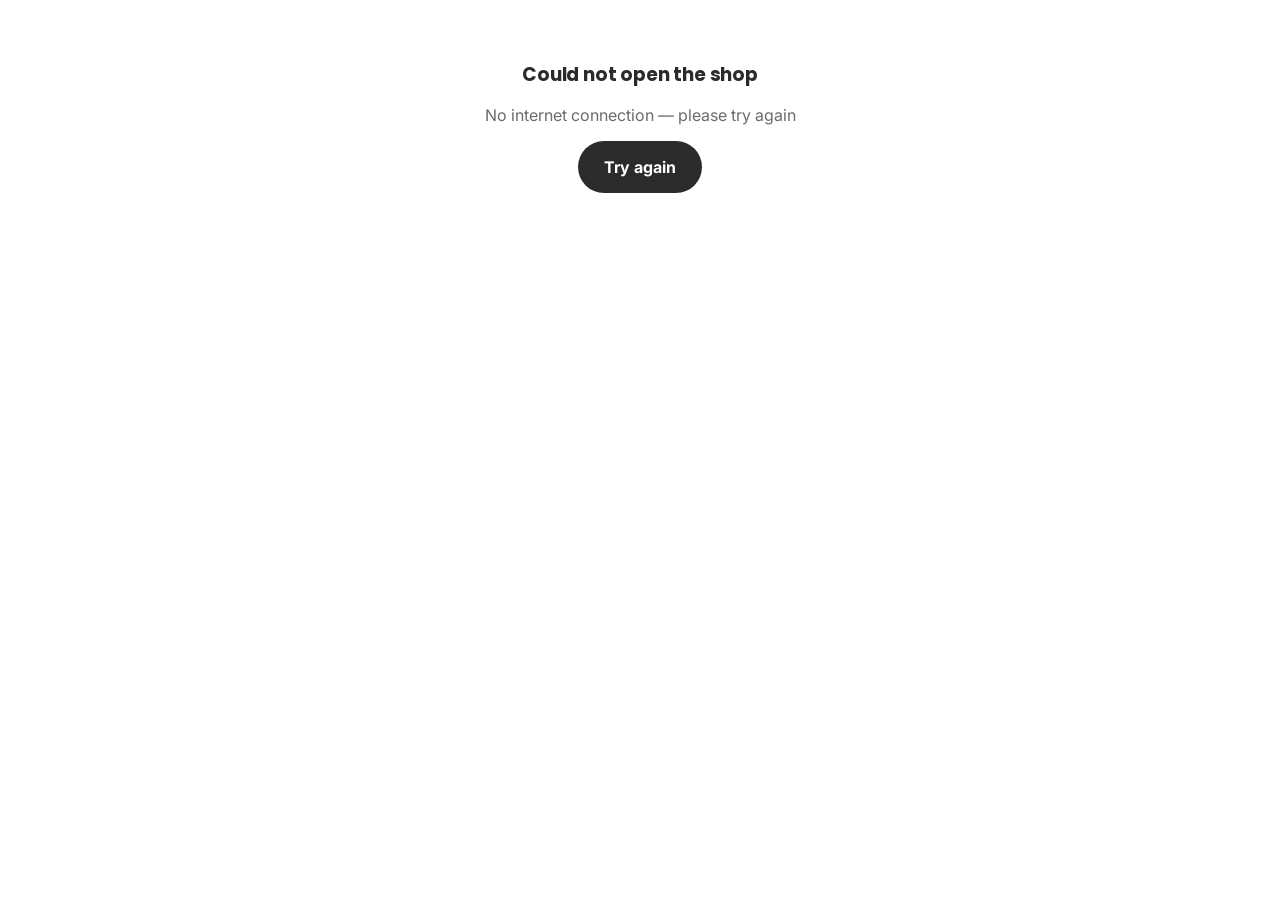
<file: index.html>
<!DOCTYPE html>
<html lang="en">
<head>
  <meta charset="utf-8">
  <meta name="viewport" content="width=device-width, initial-scale=1, viewport-fit=cover">
  <meta name="theme-color" content="#ffffff">
  <title>S&amp;B Fabrics — shop online, order on WhatsApp</title>
  <!-- Link preview on WhatsApp / Facebook (GitHub Pages version). Change the title, description and og-image.png to your business. -->
  <meta name="description" content="Turban caps, headwraps, fascinators, tie &amp; dye cotton and knitwear made with your name. Delivery or pickup in Monrovia — order on WhatsApp.">
  <meta property="og:type" content="website">
  <meta property="og:title" content="S&amp;B Fabrics — shop online, order on WhatsApp">
  <meta property="og:description" content="Turban caps, headwraps, fascinators, tie &amp; dye cotton and knitwear made with your name. Delivery or pickup in Monrovia — order on WhatsApp.">
  <meta property="og:image" content="og-image.png">
  <meta name="twitter:card" content="summary_large_image">
  <link rel="icon" href="icons/icon-192.png">
  <link rel="apple-touch-icon" href="icons/icon-192.png">
  <link rel="preconnect" href="https://fonts.googleapis.com">
  <link rel="preconnect" href="https://fonts.gstatic.com" crossorigin>
  <link href="https://fonts.googleapis.com/css2?family=Inter:wght@400;500;600;700&family=Poppins:wght@600;700;800&display=swap" rel="stylesheet">
  <style>
:root { --brand: #D1217E; --brand-ink: #a3165f; --brand-soft: #fdf0f7; --on-brand: #fff; --accent: #0077a8; --accent-soft: #eaf8fd;
  --ink: #2b2b2b; --ink-2: #4a4a4a; --muted: #6b6b6b; --line: #eeeae6; --line-2: #e2dcd6; --paper: #f6f4f2; --photo: #f1eeea;
  --wa: #15803d; --ok: #166534; --warn: #b45309; --bad: #b91c1c; --r: 20px; --max: 1280px;
  --head: "Poppins", "Inter", ui-sans-serif, system-ui, sans-serif;
  font-family: "Inter", ui-sans-serif, system-ui, -apple-system, "Segoe UI", Roboto, Arial, sans-serif; color: var(--ink); -webkit-font-smoothing: antialiased; }
* { box-sizing: border-box; }
html { scroll-behavior: smooth; }
body { margin: 0; background: #fff; -webkit-tap-highlight-color: transparent; }
button, input, select, textarea { font: inherit; color: inherit; }
button { cursor: pointer; }
a { color: var(--accent); }
img { max-width: 100%; }
h1, h2, h3 { font-family: var(--head); letter-spacing: -.01em; }
svg.i { width: 20px; height: 20px; fill: none; stroke: currentColor; stroke-width: 2; stroke-linecap: round; stroke-linejoin: round; flex: 0 0 auto; }
.sr { position: absolute; width: 1px; height: 1px; overflow: hidden; clip: rect(0 0 0 0); white-space: nowrap; }
.wrap { max-width: var(--max); margin: 0 auto; padding: 0 32px; }
@media (max-width: 720px) { .wrap { padding: 0 16px; } }
:focus-visible { outline: 3px solid rgba(0,174,239,.55); outline-offset: 2px; }

/* buttons */
.btn { display: inline-flex; align-items: center; justify-content: center; gap: 10px; min-height: 52px; padding: 0 26px; border-radius: 999px; border: 0;
  font-weight: 700; font-size: 16px; text-decoration: none; white-space: nowrap; transition: transform .12s, background .2s; }
.btn:active { transform: scale(.98); }
.btn.pri { background: var(--brand); color: var(--on-brand); }
.btn.pri:hover { background: var(--brand-ink); }
.btn.dark { background: var(--ink); color: #fff; }
.btn.ghost { background: #fff; color: var(--ink); border: 1.5px solid var(--line-2); }
.btn.wa { background: var(--wa); color: #fff; }
.btn.wa-o { background: #fff; color: var(--wa); border: 1.5px solid var(--wa); }
.btn.block { width: 100%; }
.btn[disabled] { opacity: .55; pointer-events: none; }
.iconbtn { width: 48px; height: 48px; border-radius: 999px; border: 0; background: var(--paper); color: var(--ink); display: inline-flex; align-items: center; justify-content: center; position: relative; text-decoration: none; flex: 0 0 auto; }
.iconbtn.dark { background: var(--ink); color: #fff; }
.badge { position: absolute; top: -3px; right: -3px; min-width: 20px; height: 20px; padding: 0 5px; border-radius: 999px; background: var(--brand); color: var(--on-brand);
  font-size: 12px; font-weight: 700; display: flex; align-items: center; justify-content: center; border: 2px solid #fff; }
.pill { display: inline-flex; align-items: center; font-size: 12px; font-weight: 700; padding: 5px 11px; border-radius: 999px; background: #fff; color: var(--accent); }
.pill.sale { background: var(--brand); color: var(--on-brand); }
.pill.custom { background: var(--brand); color: var(--on-brand); }
.pill.out { background: #fff; color: var(--bad); }
.pill.low { background: #fff; color: var(--warn); }
.kicker { color: var(--accent); font-weight: 700; font-size: 13px; letter-spacing: .08em; text-transform: uppercase; }
.kicker.pink { color: var(--brand); }

/* top */
.announce { background: var(--ink); color: #fff; font-size: 13px; padding: 9px 16px; text-align: center; }
.head { position: sticky; top: 0; z-index: 30; background: rgba(255,255,255,.96); backdrop-filter: saturate(1.4) blur(8px); border-bottom: 1px solid var(--line); }
.head .row { display: flex; align-items: center; gap: 24px; padding-top: 14px; padding-bottom: 14px; }
.logo { display: flex; align-items: center; text-decoration: none; color: var(--ink); min-width: 0; }
.logo img { height: 40px; width: auto; display: block; }
.logo .txt { font-family: var(--head); font-weight: 800; font-size: 22px; color: var(--brand); white-space: nowrap; overflow: hidden; text-overflow: ellipsis; }
.search { flex: 1 1 320px; display: flex; align-items: center; gap: 10px; background: var(--paper); border-radius: 999px; padding: 0 18px; height: 48px; color: var(--muted); }
.search input { border: 0; background: transparent; outline: none; flex: 1; min-width: 0; font-size: 15px; color: var(--ink); }
.head .acts { display: flex; align-items: center; gap: 10px; margin-left: auto; }
.chat { display: inline-flex; align-items: center; gap: 8px; height: 48px; padding: 0 18px; border-radius: 999px; border: 1.5px solid var(--wa); color: var(--wa); text-decoration: none; font-weight: 600; font-size: 15px; }
.nav { display: flex; gap: 30px; padding-bottom: 14px; overflow-x: auto; scrollbar-width: none; }
.nav::-webkit-scrollbar { display: none; }
.nav a { color: var(--ink); text-decoration: none; font-weight: 500; font-size: 15px; white-space: nowrap; }
.nav a:hover, .nav a.on { color: var(--brand); }
.nav a.hot { color: var(--brand); font-weight: 700; }
.menu-btn { display: none; }
@media (max-width: 860px) {
  .head .row { flex-wrap: wrap; gap: 10px; padding-top: 10px; padding-bottom: 10px; }
  .menu-btn { display: inline-flex; background: transparent; margin-left: -10px; }
  .logo { flex: 1; justify-content: center; }
  .logo img { height: 30px; }
  .logo .txt { font-size: 19px; }
  .head .acts { margin-left: 0; }
  .chat { display: none; }
  .search { order: 5; flex: 1 1 100%; height: 46px; }
  .nav { display: none; }
}

/* sections */
main { min-height: 60vh; }
.sec { padding-top: 52px; }
.sec-h { display: flex; align-items: flex-end; justify-content: space-between; gap: 16px; margin-bottom: 22px; flex-wrap: wrap; }
.sec-h h2 { margin: 4px 0 0; font-size: 28px; font-weight: 700; }
.sec-h a { font-weight: 600; font-size: 15px; text-decoration: none; }
.band { margin-top: 52px; border-radius: 28px; padding: 40px; }
.band.blue { background: var(--accent-soft); }
.band.pink { background: var(--brand-soft); }
.band .sec-h { margin-bottom: 20px; }
@media (max-width: 720px) {
  .sec { padding-top: 30px; }
  .sec-h { margin-bottom: 14px; }
  .sec-h h2 { font-size: 20px; }
  .band { margin-top: 30px; border-radius: 22px; padding: 22px 16px; }
}

/* hero */
.hero { position: relative; margin-top: 26px; border-radius: 28px; overflow: hidden; background: var(--brand-soft); }
.slides { display: flex; overflow-x: auto; scroll-snap-type: x mandatory; scrollbar-width: none; }
.slides::-webkit-scrollbar { display: none; }
.slide { flex: 0 0 100%; scroll-snap-align: start; display: flex; flex-wrap: wrap; align-items: stretch; min-height: 460px; }
.slide .txt { flex: 1 1 440px; padding: 56px 56px 76px; display: flex; flex-direction: column; gap: 20px; align-items: flex-start; justify-content: center; }
.slide h1, .slide h2.h1 { margin: 0; font-weight: 800; font-size: 54px; line-height: 1.05; letter-spacing: -.02em; }
.slide h1 em, .slide h2.h1 em { font-style: normal; color: var(--brand); }
.cta { display: flex; gap: 12px; flex-wrap: wrap; }
.slide p { margin: 0; font-size: 18px; line-height: 1.6; color: var(--ink-2); max-width: 470px; }
.slide .art { flex: 1 1 440px; position: relative; min-height: 380px; }
.slide .art > img.full { position: absolute; inset: 0; width: 100%; height: 100%; object-fit: cover; }
.slide.photo { position: relative; }
.slide.photo .bg { position: absolute; inset: 0; width: 100%; height: 100%; object-fit: cover; }
.slide.photo .txt { position: relative; z-index: 1; background: linear-gradient(90deg, rgba(255,255,255,.95) 0, rgba(255,255,255,.85) 45%, rgba(255,255,255,0) 75%); flex-basis: 100%; }
.collage .c { position: absolute; border-radius: 24px; overflow: hidden; background: #fff; box-shadow: 0 18px 40px rgba(0,0,0,.10); }
.collage .c img { width: 100%; height: 100%; object-fit: cover; display: block; }
.collage .c1 { left: 6%; top: 38px; width: 50%; aspect-ratio: 1; }
.collage .c2 { right: 7%; top: 22px; width: 34%; aspect-ratio: 3/4; }
.collage .c3 { right: 17%; bottom: 26px; width: 34%; aspect-ratio: 1; }
.chip-card { position: absolute; left: 22px; bottom: 22px; background: #fff; border-radius: 18px; padding: 8px 16px 8px 8px; display: flex; gap: 12px; align-items: center; box-shadow: 0 14px 34px rgba(0,0,0,.14); text-decoration: none; color: var(--ink); }
.chip-card img { width: 52px; height: 52px; border-radius: 12px; object-fit: cover; }
.chip-card span { display: block; font-size: 13px; color: var(--ink-2); }
.dots { position: absolute; left: 56px; bottom: 28px; display: flex; gap: 8px; z-index: 2; }
.dots button { width: 9px; height: 9px; border-radius: 99px; border: 0; padding: 0; background: rgba(0,0,0,.18); transition: width .2s; }
.dots button.on { width: 28px; background: var(--brand); }
@media (max-width: 720px) {
  .hero { margin-top: 14px; border-radius: 22px; }
  .slide { flex-direction: column-reverse; flex-wrap: nowrap; min-height: 0; }
  .slide .art { flex: 0 0 auto; min-height: 230px; }
  .slide .txt { flex: 0 0 auto; padding: 18px 22px 46px; gap: 12px; }
  .slide h1, .slide h2.h1 { font-size: 30px; }
  .slide p { font-size: 15px; }
  .slide.photo { min-height: 420px; flex-direction: column; justify-content: flex-end; }
  .slide.photo .txt { background: linear-gradient(0deg, rgba(255,255,255,.97) 0, rgba(255,255,255,.9) 60%, rgba(255,255,255,0)); padding-top: 70px; }
  .dots { left: 50%; transform: translateX(-50%); bottom: 18px; }
}

/* categories */
.cats { display: grid; grid-template-columns: repeat(auto-fill, minmax(140px, 1fr)); gap: 22px; }
.cat { display: flex; flex-direction: column; align-items: center; gap: 10px; text-decoration: none; color: var(--ink); font-weight: 600; font-size: 15px; text-align: center; }
.cat .ring { width: 140px; height: 140px; border-radius: 50%; overflow: hidden; background: var(--photo); transition: box-shadow .2s; display: grid; place-items: center; }
.cat .ring img { width: 100%; height: 100%; object-fit: cover; }
.cat .ring b { font-family: var(--head); font-size: 34px; color: var(--brand); }
.cat:hover .ring { box-shadow: 0 0 0 3px #00aeef; }
@media (max-width: 720px) {
  .cats { display: flex; overflow-x: auto; gap: 14px; margin: 0 -16px; padding: 0 16px 6px; scrollbar-width: none; }
  .cats::-webkit-scrollbar { display: none; }
  .cat { flex: 0 0 84px; font-size: 12px; gap: 8px; line-height: 1.3; }
  .cat .ring { width: 80px; height: 80px; }
  .cat .ring b { font-size: 24px; }
}

/* product cards */
.grid { display: grid; grid-template-columns: repeat(auto-fill, minmax(250px, 1fr)); gap: 28px 24px; }
.grid.tight { grid-template-columns: repeat(auto-fill, minmax(220px, 1fr)); gap: 20px; }
@media (max-width: 720px) { .grid, .grid.tight { grid-template-columns: repeat(2, minmax(0, 1fr)); gap: 20px 12px; } }
.pcard { display: flex; flex-direction: column; gap: 10px; text-decoration: none; color: inherit; position: relative; min-width: 0; }
.band .pcard { background: #fff; border-radius: 22px; padding: 10px 10px 16px; }
.media { position: relative; aspect-ratio: 1; border-radius: 20px; overflow: hidden; background: var(--photo); }
.band .media { border-radius: 14px; }
.media img { width: 100%; height: 100%; object-fit: cover; display: block; transition: transform .4s; }
.pcard:hover .media img { transform: scale(1.05); }
.media .ph { width: 100%; height: 100%; display: grid; place-items: center; font-family: var(--head); font-weight: 800; font-size: 34px; color: var(--brand); background: var(--brand-soft); }
.media .tags { position: absolute; top: 12px; left: 12px; display: flex; gap: 6px; flex-wrap: wrap; }
.qadd { position: absolute; right: 10px; bottom: 10px; width: 40px; height: 40px; border-radius: 50%; border: 0; background: #fff; color: var(--ink); box-shadow: 0 4px 14px rgba(0,0,0,.14);
  display: flex; align-items: center; justify-content: center; opacity: 0; transform: translateY(6px); transition: opacity .2s, transform .2s; }
.pcard:hover .qadd, .qadd:focus-visible { opacity: 1; transform: none; }
@media (hover: none) { .qadd { opacity: 1; transform: none; width: 36px; height: 36px; } }
.qadd.in { background: var(--ink); color: #fff; opacity: 1; transform: none; }
.pcard .cat-l { font-size: 12px; color: var(--muted); text-transform: uppercase; letter-spacing: .06em; font-weight: 600; }
.pcard .nm { font-size: 16px; font-weight: 600; line-height: 1.35; display: -webkit-box; -webkit-line-clamp: 2; -webkit-box-orient: vertical; overflow: hidden; }
.pcard:hover .nm { color: var(--brand); }
.band .pcard .nm, .band .pcard .pr { padding: 0 6px; }
.pr { display: flex; align-items: baseline; gap: 8px; flex-wrap: wrap; }
.pr b { font-size: 18px; font-weight: 700; }
.pr b.sale { color: var(--brand); }
.pr s { font-size: 14px; color: var(--muted); }
.pr small { font-size: 13px; color: var(--muted); }
.pcard.soldout .media img { filter: grayscale(.6); opacity: .7; }
@media (max-width: 720px) {
  .pcard { gap: 7px; }
  .media { border-radius: 16px; }
  .pcard .cat-l { display: none; }
  .pcard .nm { font-size: 14px; }
  .pr b { font-size: 15px; } .pr s, .pr small { font-size: 12px; }
  .media .tags { top: 8px; left: 8px; }
  .pill { font-size: 11px; padding: 4px 9px; }
}

/* steps + footer */
.steps { display: grid; grid-template-columns: repeat(auto-fit, minmax(240px, 1fr)); gap: 18px; }
.step { border: 1px solid var(--line); border-radius: 22px; padding: 26px; display: flex; flex-direction: column; gap: 10px; }
.step .n { width: 44px; height: 44px; border-radius: 14px; font-family: var(--head); font-weight: 800; font-size: 20px; display: flex; align-items: center; justify-content: center; }
.step h3 { margin: 0; font-size: 18px; font-family: "Inter", sans-serif; font-weight: 700; }
.step p { margin: 0; color: var(--ink-2); line-height: 1.55; }
@media (max-width: 720px) { .step { flex-direction: row; align-items: center; padding: 14px 16px; border-radius: 18px; gap: 14px; } .step .n { width: 38px; height: 38px; font-size: 16px; flex: 0 0 auto; } .step h3 { font-size: 14px; } .step p { font-size: 13px; } }
footer { margin-top: 64px; background: var(--paper); }
footer .cols { display: grid; grid-template-columns: repeat(auto-fit, minmax(210px, 1fr)); gap: 30px; padding-top: 46px; padding-bottom: 26px; }
footer h3 { margin: 0 0 6px; font-size: 15px; font-family: "Inter", sans-serif; }
footer .col { display: flex; flex-direction: column; gap: 9px; font-size: 14px; color: var(--ink-2); line-height: 1.5; }
footer .col a { text-decoration: none; font-weight: 600; }
footer .col a.wa { color: var(--wa); }
footer .base { border-top: 1px solid #e5e0da; padding-top: 16px; padding-bottom: 30px; font-size: 13px; color: var(--muted); }
.fab { position: fixed; right: 16px; bottom: max(18px, env(safe-area-inset-bottom)); z-index: 25; width: 58px; height: 58px; border-radius: 50%; background: var(--wa); color: #fff;
  display: none; align-items: center; justify-content: center; box-shadow: 0 10px 24px rgba(21,128,61,.35); }
.fab svg.i { width: 28px; height: 28px; }
@media (max-width: 860px) { .fab { display: flex; } .fab.up { bottom: calc(86px + env(safe-area-inset-bottom)); } }
.cartbar { position: fixed; left: 12px; right: 12px; bottom: max(12px, env(safe-area-inset-bottom)); z-index: 24; display: none; align-items: center; gap: 12px; background: var(--ink); color: #fff;
  border: 0; border-radius: 18px; padding: 14px 18px; font-weight: 700; font-size: 16px; box-shadow: 0 12px 30px rgba(0,0,0,.22); text-align: left; }
.cartbar .n { background: var(--brand); color: var(--on-brand); min-width: 28px; height: 28px; border-radius: 999px; display: grid; place-items: center; font-size: 14px; }
.cartbar span.t { flex: 1; }
@media (max-width: 860px) { .cartbar.show { display: flex; } }

/* list page */
.lp-head { padding-top: 26px; display: flex; flex-direction: column; gap: 8px; }
.lp-head h1 { margin: 0; font-size: 36px; font-weight: 700; }
.crumbs { font-size: 14px; color: var(--muted); display: flex; gap: 8px; flex-wrap: wrap; }
.crumbs a { color: var(--muted); text-decoration: none; }
.tools { display: flex; gap: 10px; align-items: center; flex-wrap: wrap; margin: 18px 0 24px; }
.chips { display: flex; gap: 8px; overflow-x: auto; scrollbar-width: none; flex: 1 1 400px; }
.chips::-webkit-scrollbar { display: none; }
.chips button { border: 1.5px solid var(--line-2); background: #fff; padding: 9px 16px; border-radius: 999px; font-weight: 600; font-size: 14px; white-space: nowrap; color: var(--ink-2); min-height: 42px; }
.chips button.on { background: var(--ink); border-color: var(--ink); color: #fff; }
.sel { position: relative; }
.sel select { appearance: none; border: 1.5px solid var(--line-2); border-radius: 999px; padding: 0 40px 0 16px; min-height: 42px; background: #fff; font-weight: 600; font-size: 14px; }
.sel:after { content: ""; position: absolute; right: 16px; top: 50%; width: 8px; height: 8px; border: solid var(--ink); border-width: 0 2px 2px 0; transform: translateY(-70%) rotate(45deg); pointer-events: none; }
.toggle { display: inline-flex; align-items: center; gap: 8px; font-size: 14px; font-weight: 600; color: var(--ink-2); min-height: 42px; }
.toggle input { width: 18px; height: 18px; accent-color: var(--brand); }
.empty { text-align: center; padding: 60px 16px; color: var(--muted); }
.empty h3 { color: var(--ink); margin: 0 0 6px; }
@media (max-width: 720px) { .lp-head h1 { font-size: 26px; } .tools { margin: 12px 0 18px; } .chips { flex-basis: 100%; margin: 0 -16px; padding: 0 16px; } }

/* product page */
.pp { display: flex; flex-wrap: wrap; gap: 56px; align-items: flex-start; padding-top: 18px; }
.gal { flex: 1 1 520px; min-width: 0; display: flex; gap: 16px; position: sticky; top: 140px; }
.thumbs { display: flex; flex-direction: column; gap: 12px; }
.thumbs button { width: 84px; height: 84px; border-radius: 14px; overflow: hidden; padding: 0; border: 2px solid transparent; background: var(--photo); }
.thumbs button.on { border-color: var(--ink); }
.thumbs img { width: 100%; height: 100%; object-fit: cover; display: block; }
.main-img { flex: 1; position: relative; aspect-ratio: 1; border-radius: 26px; overflow: hidden; background: var(--photo); }
.main-img .track { display: flex; width: 100%; height: 100%; overflow-x: auto; scroll-snap-type: x mandatory; scrollbar-width: none; }
.main-img .track::-webkit-scrollbar { display: none; }
.main-img .track img, .main-img .track .ph { flex: 0 0 100%; width: 100%; height: 100%; object-fit: cover; scroll-snap-align: start; cursor: zoom-in; }
.main-img .track .ph { display: grid; place-items: center; font-family: var(--head); font-weight: 800; font-size: 80px; color: var(--brand); background: var(--brand-soft); cursor: default; }
.main-img .tags { position: absolute; top: 18px; left: 18px; display: flex; gap: 8px; }
.main-img .zoom { position: absolute; bottom: 16px; right: 16px; background: rgba(255,255,255,.92); border-radius: 999px; padding: 8px 12px; font-size: 13px; font-weight: 600; display: flex; gap: 6px; align-items: center; pointer-events: none; }
.namebar { position: absolute; left: 16px; right: 16px; bottom: 16px; background: rgba(255,255,255,.95); border-radius: 18px; padding: 12px 18px; display: flex; align-items: center; justify-content: space-between; gap: 12px; }
.namebar span { font-size: 14px; color: var(--ink-2); }
.namebar b { font-family: var(--head); font-weight: 800; font-size: 22px; letter-spacing: .12em; color: var(--wa); overflow: hidden; text-overflow: ellipsis; white-space: nowrap; }
.pdots { position: absolute; left: 0; right: 0; bottom: 16px; display: none; justify-content: center; gap: 6px; }
.pdots span { width: 7px; height: 7px; border-radius: 9px; background: rgba(0,0,0,.25); }
.pdots span.on { width: 20px; background: var(--ink); }
.info { flex: 1 1 420px; min-width: 0; display: flex; flex-direction: column; gap: 20px; }
.info h1 { margin: 0; font-size: 40px; line-height: 1.12; font-weight: 700; }
.bigprice { display: flex; align-items: baseline; gap: 12px; flex-wrap: wrap; }
.bigprice b { font-family: var(--head); font-size: 32px; font-weight: 800; color: var(--brand); }
.bigprice s { font-size: 18px; color: var(--muted); }
.bigprice small { font-size: 15px; color: var(--ink-2); }
.avail { display: inline-flex; align-items: center; gap: 8px; font-size: 14px; font-weight: 600; }
.avail i { width: 9px; height: 9px; border-radius: 50%; display: inline-block; }
.avail.in { color: var(--ok); } .avail.in i { background: #16a34a; }
.avail.low { color: var(--warn); } .avail.low i { background: #f59e0b; }
.avail.out { color: var(--bad); } .avail.out i { background: #ef4444; }
.avail.made { color: var(--accent); }
.desc { margin: 0; font-size: 16px; line-height: 1.65; color: var(--ink-2); white-space: pre-line; }
.fld { display: flex; flex-direction: column; gap: 8px; }
.fld label { font-weight: 600; font-size: 15px; }
.fld label small { font-weight: 400; color: var(--muted); }
.fld input, .fld textarea { min-height: 52px; border: 1.5px solid var(--line-2); border-radius: 14px; padding: 12px 16px; font-size: 16px; background: #fff; width: 100%; }
.fld textarea { min-height: 80px; resize: vertical; }
.fld input:focus, .fld textarea:focus { outline: none; border-color: var(--accent); box-shadow: 0 0 0 3px rgba(0,174,239,.2); }
.qtyrow { display: flex; align-items: center; gap: 16px; flex-wrap: wrap; }
.stepper { display: inline-flex; align-items: center; border: 1.5px solid var(--line-2); border-radius: 999px; overflow: hidden; background: #fff; }
.stepper button { width: 48px; height: 48px; border: 0; background: transparent; font-size: 22px; display: grid; place-items: center; }
.stepper button:hover { background: var(--photo); }
.stepper input { width: 60px; text-align: center; border: 0; font-weight: 700; font-size: 17px; background: transparent; -moz-appearance: textfield; }
.stepper input::-webkit-outer-spin-button, .stepper input::-webkit-inner-spin-button { -webkit-appearance: none; }
.stepper.sm button { width: 38px; height: 38px; font-size: 18px; }
.stepper.sm input { width: 46px; font-size: 15px; }
.tip { background: var(--accent-soft); border-radius: 16px; padding: 14px 16px; font-size: 14px; line-height: 1.6; }
.buy { display: flex; gap: 12px; flex-wrap: wrap; }
.buy .btn { flex: 1 1 220px; min-height: 56px; }
.buy .iconbtn { width: 56px; height: 56px; background: #fff; border: 1.5px solid var(--line-2); }
.perks { border-top: 1px solid var(--line); padding-top: 18px; display: grid; grid-template-columns: repeat(2, minmax(0, 1fr)); gap: 16px; }
.perk { display: flex; gap: 12px; align-items: flex-start; font-size: 14px; line-height: 1.5; color: var(--ink-2); }
.perk svg { color: var(--accent); }
.perk b { color: var(--ink); display: block; }
.stickybuy { display: none; }
@media (max-width: 860px) {
  .pp { gap: 22px; padding-top: 0; }
  .gal { position: static; flex-basis: 100%; margin: 0 -16px; }
  .thumbs { display: none; }
  .main-img { border-radius: 0; aspect-ratio: 1 / 1; }
  .pdots { display: flex; }
  .main-img .zoom { display: none; }
  .namebar { bottom: 36px; }
  .info h1 { font-size: 27px; }
  .bigprice b { font-size: 26px; }
  .buy .btn.pri { display: none; }
  .buy { flex-wrap: nowrap; }
  .buy .btn.wa-o { flex: 1 1 auto; min-width: 0; font-size: 15px; padding: 0 16px; }
  .perks { grid-template-columns: 1fr; }
  .stickybuy { position: fixed; left: 0; right: 0; bottom: 0; z-index: 26; background: #fff; border-top: 1px solid var(--line); box-shadow: 0 -10px 30px rgba(0,0,0,.08);
    padding: 12px 16px calc(12px + env(safe-area-inset-bottom)); display: flex; align-items: center; gap: 14px; }
  .stickybuy .tt { display: flex; flex-direction: column; font-size: 12px; color: var(--muted); }
  .stickybuy .tt b { font-family: var(--head); font-size: 19px; color: var(--ink); }
  .stickybuy .btn { flex: 1; min-height: 54px; }
  body.has-sticky main { padding-bottom: 90px; }
}

/* drawer + overlays */
.scrim { position: fixed; inset: 0; background: rgba(20,20,20,.45); z-index: 50; animation: fade .18s; }
.drawer { position: fixed; top: 0; right: 0; bottom: 0; width: min(440px, 100%); background: #fff; z-index: 51; display: flex; flex-direction: column; animation: slide .22s ease-out; box-shadow: -20px 0 40px rgba(0,0,0,.12); }
.drawer.left { left: 0; right: auto; animation-name: slidel; }
@keyframes slide { from { transform: translateX(40px); opacity: .4; } }
@keyframes slidel { from { transform: translateX(-40px); opacity: .4; } }
@keyframes fade { from { opacity: 0; } }
.dh { display: flex; align-items: center; gap: 10px; padding: 16px 18px; border-bottom: 1px solid var(--line); }
.dh h2 { margin: 0; font-size: 20px; flex: 1; }
.dh h2 small { color: var(--muted); font-size: 15px; font-weight: 600; font-family: "Inter", sans-serif; }
.db { flex: 1; overflow: auto; padding: 4px 18px; }
.df { border-top: 1px solid var(--line); padding: 16px 18px calc(16px + env(safe-area-inset-bottom)); display: flex; flex-direction: column; gap: 12px; }
.line { display: flex; gap: 14px; padding: 14px 0; border-bottom: 1px solid var(--photo); align-items: flex-start; }
.line .th { flex: 0 0 76px; height: 76px; border-radius: 14px; overflow: hidden; background: var(--photo); }
.line .th img { width: 100%; height: 100%; object-fit: cover; display: block; }
.line .th .ph { width: 100%; height: 100%; display: grid; place-items: center; font-weight: 800; color: var(--brand); background: var(--brand-soft); }
.line .mid { flex: 1; min-width: 0; display: flex; flex-direction: column; gap: 6px; }
.line .mid b { font-size: 15px; line-height: 1.3; }
.line .mid .cu { font-size: 13px; color: var(--accent); font-weight: 600; }
.line .mid .meta { font-size: 13px; color: var(--muted); }
.line .end { display: flex; flex-direction: column; align-items: flex-end; gap: 8px; font-weight: 700; }
.line .rm { border: 0; background: transparent; color: var(--muted); font-size: 13px; font-weight: 600; padding: 4px; text-decoration: underline; }
.sum { display: flex; flex-direction: column; gap: 8px; font-size: 15px; }
.sum div { display: flex; justify-content: space-between; gap: 10px; }
.sum div span { color: var(--ink-2); }
.sum .tot { border-top: 1px solid var(--line-2); padding-top: 10px; align-items: baseline; }
.sum .tot b { font-family: var(--head); font-size: 20px; font-weight: 800; text-align: right; }
.sum .note { display: block; font-size: 13px; color: var(--ink-2); line-height: 1.5; }
.menu a { display: flex; align-items: center; gap: 12px; padding: 14px 4px; border-bottom: 1px solid var(--line); text-decoration: none; color: var(--ink); font-weight: 600; }
.menu a.hot { color: var(--brand); }
.lightbox { position: fixed; inset: 0; background: rgba(0,0,0,.92); z-index: 60; display: flex; align-items: center; justify-content: center; }
.lightbox img { max-width: 96vw; max-height: 92vh; object-fit: contain; }
.lightbox .iconbtn { position: absolute; top: 16px; right: 16px; background: #fff; }
.toast { position: fixed; left: 50%; bottom: 96px; transform: translateX(-50%); background: var(--ink); color: #fff; padding: 12px 18px; border-radius: 14px; font-weight: 600; z-index: 70; box-shadow: 0 10px 30px rgba(0,0,0,.2); animation: fade .2s; display: flex; gap: 8px; align-items: center; white-space: nowrap; }

/* checkout, done, track */
.narrow { max-width: 720px; margin: 0 auto; padding: 24px 16px 60px; }
.narrow > h1 { font-size: 32px; margin: 8px 0 18px; }
.card2 { border: 1px solid var(--line); border-radius: 22px; padding: 22px; margin-bottom: 18px; display: flex; flex-direction: column; gap: 14px; }
.card2 h2 { margin: 0; font-size: 18px; }
.seg { display: flex; gap: 4px; background: var(--photo); border-radius: 999px; padding: 4px; }
.seg button { flex: 1; min-height: 48px; border-radius: 999px; border: 0; background: transparent; font-weight: 600; font-size: 15px; color: var(--ink-2); }
.seg button.on { background: #fff; color: var(--ink); box-shadow: 0 2px 8px rgba(0,0,0,.1); }
.opt { display: flex; align-items: center; gap: 12px; border: 1.5px solid var(--line-2); border-radius: 16px; padding: 14px; background: #fff; text-align: left; width: 100%; }
.opt.on { border-color: var(--accent); background: #f2fafe; }
.opt .rad { width: 20px; height: 20px; border-radius: 50%; border: 2px solid #b8b0a8; flex: 0 0 auto; display: grid; place-items: center; }
.opt.on .rad { border-color: var(--accent); }
.opt.on .rad:after { content: ""; width: 10px; height: 10px; border-radius: 50%; background: var(--accent); }
.opt .t { flex: 1; display: flex; flex-direction: column; gap: 2px; }
.opt .t b { font-size: 15px; } .opt .t span { font-size: 13px; color: var(--muted); }
.opt > b { font-size: 15px; }
.err { background: #fef2f2; color: var(--bad); border-radius: 14px; padding: 12px 14px; font-weight: 600; font-size: 14px; }
.mini { display: flex; gap: 10px; align-items: center; font-size: 14px; }
.mini img, .mini .ph { width: 44px; height: 44px; border-radius: 10px; object-fit: cover; background: var(--photo); flex: 0 0 auto; }
.mini span { flex: 1; } .mini small { display: block; color: var(--accent); font-weight: 600; }
.done { text-align: center; display: flex; flex-direction: column; align-items: center; gap: 14px; padding-top: 20px; }
.done .tick { width: 72px; height: 72px; border-radius: 50%; background: #e8f5ec; color: var(--wa); display: grid; place-items: center; }
.done .tick svg { width: 36px; height: 36px; stroke-width: 2.6; }
.done h1 { margin: 0; font-size: 30px; }
.done p { margin: 0; color: var(--ink-2); line-height: 1.6; max-width: 520px; }
.done .no { font-family: var(--head); font-weight: 800; font-size: 22px; background: var(--paper); padding: 8px 18px; border-radius: 14px; }
.done pre { text-align: left; white-space: pre-wrap; background: var(--paper); border-radius: 16px; padding: 16px; font: 13px/1.55 ui-monospace, Menlo, monospace; max-height: 260px; overflow: auto; width: 100%; margin: 0; }
.timeline { display: flex; flex-direction: column; gap: 0; }
.tl { display: flex; gap: 14px; align-items: flex-start; position: relative; padding-bottom: 22px; }
.tl:not(:last-child):before { content: ""; position: absolute; left: 13px; top: 28px; bottom: 0; width: 2px; background: var(--line-2); }
.tl.done:not(:last-child):before { background: var(--wa); }
.tl .dot { width: 28px; height: 28px; border-radius: 50%; border: 2px solid var(--line-2); background: #fff; flex: 0 0 auto; display: grid; place-items: center; color: #fff; }
.tl.done .dot { background: var(--wa); border-color: var(--wa); }
.tl.now .dot { border-color: var(--wa); box-shadow: 0 0 0 5px rgba(21,128,61,.15); }
.tl .dot svg { width: 15px; height: 15px; stroke-width: 3; }
.tl b { display: block; font-size: 15px; } .tl span { font-size: 13px; color: var(--muted); }
.tl.cancel .dot { background: var(--bad); border-color: var(--bad); }

/* directory */
.dir { display: grid; grid-template-columns: repeat(auto-fill, minmax(280px, 1fr)); gap: 18px; padding: 30px 0 20px; }
.shopcard { display: flex; flex-direction: column; gap: 10px; border: 1px solid var(--line); border-radius: 22px; padding: 22px; text-decoration: none; color: var(--ink); transition: box-shadow .2s, transform .2s; }
.shopcard:hover { box-shadow: 0 14px 34px rgba(0,0,0,.08); transform: translateY(-2px); }
.shopcard h2 { margin: 0; font-size: 20px; }
.shopcard .bar { width: 44px; height: 6px; border-radius: 9px; }
.shopcard p { margin: 0; color: var(--ink-2); font-size: 14px; line-height: 1.5; }
.shopcard .go { margin-top: auto; font-weight: 700; color: var(--accent); }
.allshops { font-weight: 600; text-decoration: none; }
.skel { background: linear-gradient(90deg, #f3f1ee 0, #faf9f7 50%, #f3f1ee 100%); background-size: 200% 100%; animation: sk 1.2s infinite; border-radius: 16px; }
@keyframes sk { to { background-position: -200% 0; } }
.boot { padding: 40px 16px; }
.offline { background: #fffbeb; color: #92400e; text-align: center; font-size: 13px; padding: 8px; }
@media (prefers-reduced-motion: reduce) { * { animation: none !important; transition: none !important; scroll-behavior: auto !important; } }
.swrow { display: flex; align-items: center; gap: 4px; margin: -2px 0 0; }
.swrow i { width: 14px; height: 14px; border-radius: 50%; border: 1.5px solid #fff; box-shadow: 0 0 0 1px rgba(0,0,0,.15); }
.swrow small { font-size: 11px; color: var(--ink-2); margin-left: 2px; }
.opts { display: flex; flex-direction: column; gap: 8px; }
.opts-h { font-size: 14px; color: var(--ink-2); } .opts-h b { color: var(--ink); }
.chips { display: flex; flex-wrap: wrap; gap: 8px; }
.chip { display: inline-flex; align-items: center; gap: 7px; padding: 9px 14px; border-radius: 999px; border: 1.5px solid rgba(0,0,0,.14); background: #fff; font: inherit; font-weight: 600; font-size: 14px; cursor: pointer; color: var(--ink); }
.chip i { width: 18px; height: 18px; border-radius: 50%; box-shadow: 0 0 0 1px rgba(0,0,0,.15); }
.chip.on { border-color: var(--brand, #111); box-shadow: 0 0 0 2px var(--brand, #111) inset; }
.chip.gone { opacity: .45; text-decoration: line-through; }
.chip img { width: 30px; height: 30px; border-radius: 8px; object-fit: cover; margin: -4px 0 -4px -6px; }
  </style>
</head>
<body>
  <div id="app"><div class="boot wrap"><div class="skel" style="height:48px;max-width:260px"></div><div class="skel" style="height:360px;margin-top:20px"></div></div></div>
  <div id="layer"></div>
  <script src="config.js"></script>
  <script src="shop.js"></script>
</body>
</html>
</file>
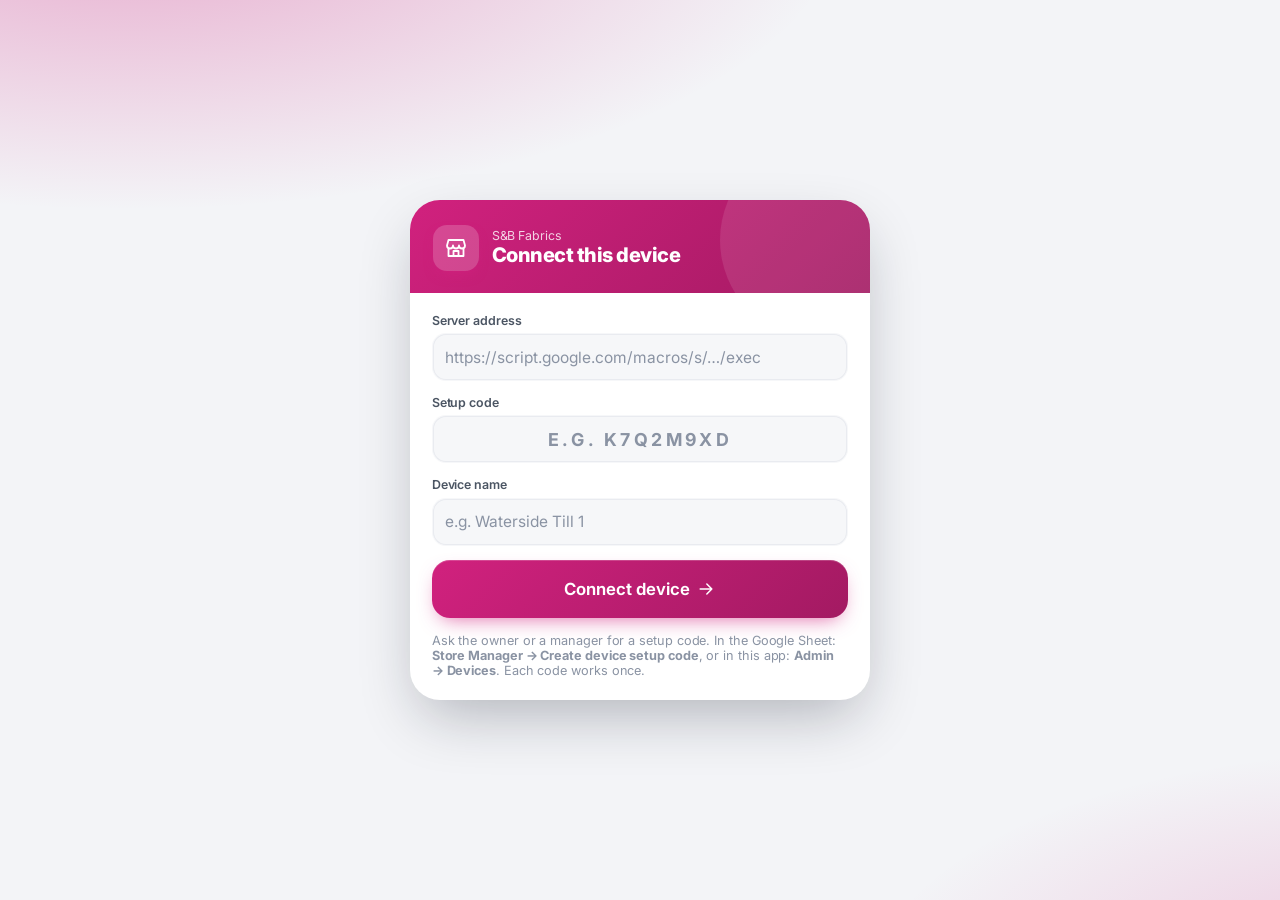
<file: app/index.html>
<!DOCTYPE html>
<html lang="en">
<head>
  <meta charset="utf-8">
  <meta name="viewport" content="width=device-width, initial-scale=1, viewport-fit=cover">
  <meta name="theme-color" content="#0f4c5c">
  <meta name="apple-mobile-web-app-capable" content="yes">
  <meta name="apple-mobile-web-app-status-bar-style" content="default">
  <title>S&amp;B Fabrics Staff</title>
  <link rel="manifest" href="manifest.webmanifest">
  <link rel="icon" href="icons/icon-192.png">
  <link rel="apple-touch-icon" href="icons/icon-192.png">
  <link rel="preconnect" href="https://fonts.googleapis.com">
  <link rel="preconnect" href="https://fonts.gstatic.com" crossorigin>
  <link href="https://fonts.googleapis.com/css2?family=Inter:wght@400;500;600;700;800;900&display=swap" rel="stylesheet">
  <link rel="stylesheet" href="styles.css">
</head>
<body>
  <div id="app"><div class="boot">Loading Store Manager…</div></div>
  <div id="modal-root"></div>
  <div id="toast-root"></div>
  <div id="print-root"></div>
  <script src="config.js"></script>
  <script src="app.js"></script>
</body>
</html>
</file>
<file: app/styles.css>
/* Store Manager — design system
 * Brand colour comes from the store (set at runtime by applyTheme()): --brand, --brand-ink, --brand-soft, --brand-tint, --on-brand
 */
:root {
  --brand: #0f766e;
  --brand-ink: #0b5a54;
  --brand-soft: #e6f4f2;
  --brand-tint: #f2faf9;
  --on-brand: #ffffff;

  --bg: #f4f5f7;
  --surface: #ffffff;
  --surface-2: #f8f9fb;
  --line: #e6e8ec;
  --line-strong: #d4d8de;
  --text: #111827;
  --text-2: #4b5563;
  --muted: #8a93a3;

  --ok: #059669;   --ok-soft: #e7f6ef;
  --warn: #b45309; --warn-soft: #fdf3e2;
  --bad: #dc2626;  --bad-soft: #fdecec;

  --r-sm: 8px; --r: 12px; --r-lg: 16px; --r-xl: 22px;
  --shadow-sm: 0 1px 2px rgba(16, 24, 40, .05);
  --shadow: 0 1px 2px rgba(16, 24, 40, .04), 0 4px 16px rgba(16, 24, 40, .06);
  --shadow-lg: 0 12px 40px rgba(16, 24, 40, .18);
  --sidebar: 248px;
  --font: "Inter", ui-sans-serif, system-ui, -apple-system, "Segoe UI", Roboto, "Helvetica Neue", Arial, sans-serif;

  color-scheme: light;
  font-family: var(--font);
  font-size: 15px;
  color: var(--text);
  background: var(--bg);
  -webkit-font-smoothing: antialiased;
}
:root[data-theme="dark"] {
  --bg: #0d1117; --surface: #161b22; --surface-2: #1c222b; --line: #262d37; --line-strong: #323a46;
  --text: #e6e9ee; --text-2: #b4bcc8; --muted: #7d8796;
  --ok-soft: rgba(5,150,105,.16); --warn-soft: rgba(180,83,9,.18); --bad-soft: rgba(220,38,38,.16);
  --shadow: 0 1px 2px rgba(0,0,0,.3), 0 4px 16px rgba(0,0,0,.25);
  color-scheme: dark;
}
* { box-sizing: border-box; }
html, body { margin: 0; height: 100%; }
body { background: var(--bg); -webkit-tap-highlight-color: transparent; }
button, input, select, textarea { font: inherit; color: inherit; }
svg.i { width: 20px; height: 20px; flex: 0 0 auto; stroke: currentColor; fill: none; stroke-width: 1.8; stroke-linecap: round; stroke-linejoin: round; }
svg.i.sm { width: 16px; height: 16px; }
svg.i.lg { width: 24px; height: 24px; }
.boot { display: grid; place-items: center; height: 100vh; color: var(--muted); }
h1, h2, h3 { margin: 0 0 .5rem; line-height: 1.2; letter-spacing: -.01em; }
h2 { font-size: 1.35rem; font-weight: 750; }
h3 { font-size: 1rem; font-weight: 700; }
.muted { color: var(--muted); }
.small { font-size: .82rem; }
.right { text-align: right; }
.center { text-align: center; }
.num { font-variant-numeric: tabular-nums; }
.row { display: flex; gap: .5rem; align-items: center; flex-wrap: wrap; }
.row.between { justify-content: space-between; }
.grow { flex: 1; }
.stack > * + * { margin-top: .9rem; }
.hidden { display: none !important; }
.page-head { display: flex; align-items: flex-end; justify-content: space-between; gap: .75rem; flex-wrap: wrap; margin-bottom: 1.1rem; }
.page-head h2 { margin: 0; }
.page-head .sub { color: var(--muted); font-size: .88rem; margin-top: .2rem; }

/* ---------- buttons ---------- */
.btn { border: 1px solid var(--line-strong); background: var(--surface); color: var(--text); border-radius: var(--r); padding: .55rem 1rem; cursor: pointer;
  font-weight: 600; min-height: 42px; display: inline-flex; align-items: center; justify-content: center; gap: .45rem; transition: background .15s, border-color .15s, transform .05s, box-shadow .15s; white-space: nowrap; }
.btn:hover { background: var(--surface-2); }
.btn:active { transform: translateY(1px); }
.btn:disabled { opacity: .45; cursor: not-allowed; transform: none; }
.btn.primary { background: var(--brand); border-color: var(--brand); color: var(--on-brand); box-shadow: 0 1px 2px rgba(0,0,0,.08); }
.btn.primary:hover { background: var(--brand-ink); border-color: var(--brand-ink); }
.btn.accent { background: var(--brand); border-color: var(--brand); color: var(--on-brand); box-shadow: 0 6px 18px -6px var(--brand); }
.btn.accent:hover { background: var(--brand-ink); }
.btn.soft { background: var(--brand-soft); border-color: transparent; color: var(--brand-ink); }
:root[data-theme="dark"] .btn.soft { color: var(--text); }
.btn.danger { color: var(--bad); border-color: color-mix(in srgb, var(--bad) 30%, transparent); background: var(--surface); }
.btn.danger:hover { background: var(--bad-soft); }
.btn.ghost { background: transparent; border-color: transparent; }
.btn.ghost:hover { background: var(--surface-2); }
.btn.sm { min-height: 34px; padding: .3rem .7rem; font-size: .86rem; border-radius: var(--r-sm); }
.btn.icon { padding: 0; width: 40px; min-width: 40px; }
.btn.icon.sm { width: 34px; min-width: 34px; }
.btn.block { width: 100%; }
.btn.big { min-height: 54px; font-size: 1.05rem; border-radius: var(--r-lg); }

/* ---------- inputs ---------- */
label { display: block; font-size: .8rem; color: var(--text-2); margin-bottom: .35rem; font-weight: 600; }
input[type=text], input[type=number], input[type=password], input[type=url], input[type=tel], input[type=date], select, textarea {
  width: 100%; border: 1px solid var(--line-strong); border-radius: var(--r); padding: .6rem .8rem; background: var(--surface); min-height: 44px;
  transition: border-color .15s, box-shadow .15s; }
input::placeholder { color: var(--muted); }
input:focus, select:focus, textarea:focus { outline: none; border-color: var(--brand); box-shadow: 0 0 0 4px color-mix(in srgb, var(--brand) 18%, transparent); }
.field { margin-bottom: .9rem; }
.grid2 { display: grid; grid-template-columns: 1fr 1fr; gap: .75rem; }
.grid3 { display: grid; grid-template-columns: repeat(3, 1fr); gap: .75rem; }
@media (max-width: 520px) { .grid3 { grid-template-columns: 1fr 1fr; } }
.check { display: flex; align-items: center; gap: .6rem; font-weight: 500; color: var(--text); font-size: .93rem; margin: .35rem 0; cursor: pointer; }
.check input { width: 18px; height: 18px; accent-color: var(--brand); }
.searchbox { position: relative; }
.searchbox svg { position: absolute; left: .8rem; top: 50%; transform: translateY(-50%); color: var(--muted); pointer-events: none; }
.searchbox input { padding-left: 2.5rem; border-radius: 999px; background: var(--surface); }
input[type=color] { width: 44px; height: 44px; border: 1px solid var(--line-strong); border-radius: var(--r); padding: 3px; background: var(--surface); cursor: pointer; }

/* ---------- surfaces ---------- */
.card { background: var(--surface); border: 1px solid var(--line); border-radius: var(--r-lg); padding: 1.1rem; box-shadow: var(--shadow-sm); }
.card.flat { box-shadow: none; }
.card h3 { margin-bottom: .75rem; }
.badge { display: inline-flex; align-items: center; gap: .25rem; padding: .15rem .55rem; border-radius: 999px; font-size: .72rem; font-weight: 700; background: var(--surface-2); color: var(--text-2); border: 1px solid var(--line); white-space: nowrap; }
.badge.ok { background: var(--ok-soft); color: var(--ok); border-color: transparent; }
.badge.warn { background: var(--warn-soft); color: var(--warn); border-color: transparent; }
.badge.bad { background: var(--bad-soft); color: var(--bad); border-color: transparent; }
.badge.dark, .badge.brand { background: var(--brand-soft); color: var(--brand-ink); border-color: transparent; }
:root[data-theme="dark"] .badge.brand, :root[data-theme="dark"] .badge.dark { color: var(--text); }
table { width: 100%; border-collapse: collapse; }
th, td { text-align: left; padding: .7rem .6rem; border-bottom: 1px solid var(--line); vertical-align: middle; }
tbody tr:last-child td { border-bottom: 0; }
tbody tr:hover td { background: var(--surface-2); }
th { font-size: .72rem; text-transform: uppercase; letter-spacing: .05em; color: var(--muted); font-weight: 700; background: var(--surface); }
.table-wrap { overflow-x: auto; padding: .2rem .4rem; }
.empty { text-align: center; color: var(--muted); padding: 2.2rem 1rem; }
.empty svg.i { width: 36px; height: 36px; color: var(--line-strong); display: block; margin: 0 auto .6rem; }

/* KPI tiles */
.kpis { display: grid; grid-template-columns: repeat(auto-fill, minmax(170px, 1fr)); gap: .75rem; }
.kpi { background: var(--surface); border: 1px solid var(--line); border-radius: var(--r-lg); padding: .9rem 1rem; box-shadow: var(--shadow-sm); }
.kpi .k { font-size: .72rem; color: var(--muted); font-weight: 700; text-transform: uppercase; letter-spacing: .05em; }
.kpi .v { font-size: 1.45rem; font-weight: 800; margin-top: .3rem; letter-spacing: -.02em; font-variant-numeric: tabular-nums; }
.kpi .s { font-size: .82rem; color: var(--muted); font-variant-numeric: tabular-nums; }
.kpi.up .v { color: var(--ok); }
.kpi.down .v { color: var(--bad); }
.kpi.hero { background: var(--brand); border-color: var(--brand); color: var(--on-brand); }
.kpi.hero .k, .kpi.hero .s { color: color-mix(in srgb, var(--on-brand) 75%, transparent); }

/* segmented tabs */
.tabs { display: inline-flex; gap: .25rem; flex-wrap: wrap; margin-bottom: 1rem; background: var(--surface); border: 1px solid var(--line); padding: .25rem; border-radius: var(--r); }
.tab { border: 0; background: transparent; padding: .45rem .85rem; border-radius: var(--r-sm); cursor: pointer; font-weight: 600; font-size: .88rem; color: var(--text-2); white-space: nowrap; }
.tab:hover { background: var(--surface-2); }
.tab.on { background: var(--brand); color: var(--on-brand); }
.chips { display: flex; gap: .4rem; overflow-x: auto; padding: .7rem 0 .8rem; scrollbar-width: none; }
.chips::-webkit-scrollbar { display: none; }
.chip-f { border: 1px solid var(--line); background: var(--surface); padding: .4rem .85rem; border-radius: 999px; cursor: pointer; font-weight: 600; font-size: .85rem; color: var(--text-2); white-space: nowrap; }
.chip-f.on { background: var(--brand); color: var(--on-brand); border-color: var(--brand); }

/* ---------- app shell ---------- */
.shell { display: grid; grid-template-columns: minmax(0, 1fr); grid-template-rows: auto minmax(0, 1fr) auto; height: 100vh; height: 100dvh; }
.topbar { grid-row: 1; display: flex; align-items: center; gap: .6rem; padding: .65rem 1rem; padding-top: max(.65rem, env(safe-area-inset-top));
  background: var(--surface); border-bottom: 1px solid var(--line); min-width: 0; }
.store-id { display: flex; align-items: center; gap: .65rem; min-width: 0; flex: 1; }
.logo { width: 36px; height: 36px; border-radius: 10px; background: var(--brand); color: var(--on-brand); display: grid; place-items: center; font-weight: 800; font-size: .9rem; flex: 0 0 auto; letter-spacing: -.02em; }
.store-id .t { min-width: 0; }
.store-id .n { font-weight: 750; font-size: 1rem; white-space: nowrap; overflow: hidden; text-overflow: ellipsis; }
.store-id .b { font-size: .75rem; color: var(--muted); white-space: nowrap; overflow: hidden; text-overflow: ellipsis; }
.pill { display: inline-flex; align-items: center; gap: .35rem; border: 1px solid var(--line); background: var(--surface-2); color: var(--text-2); padding: .35rem .7rem; border-radius: 999px; font-size: .8rem; font-weight: 700; cursor: pointer; white-space: nowrap; }
.pill .dot { width: 8px; height: 8px; border-radius: 50%; background: var(--ok); }
.pill.off { color: var(--bad); background: var(--bad-soft); border-color: transparent; }
.pill.off .dot { background: var(--bad); }
.pill.pending { color: var(--warn); background: var(--warn-soft); border-color: transparent; }
.pill.pending .dot { background: var(--warn); }
.pill.busy .dot { animation: pulse 1s infinite; background: var(--brand); }
@keyframes pulse { 50% { opacity: .3; } }
.me { display: flex; align-items: center; gap: .5rem; border: 1px solid var(--line); background: var(--surface); border-radius: 999px; padding: .2rem .25rem .2rem .2rem; cursor: pointer; }
.avatar { width: 30px; height: 30px; border-radius: 50%; background: var(--brand-soft); color: var(--brand-ink); display: grid; place-items: center; font-weight: 800; font-size: .78rem; flex: 0 0 auto; }
:root[data-theme="dark"] .avatar { color: var(--text); }
.me .who { font-size: .82rem; font-weight: 700; line-height: 1.1; padding-right: .2rem; }
.me .who span { display: block; font-weight: 500; color: var(--muted); font-size: .72rem; }
.main { grid-row: 2; overflow: auto; padding: 1rem; min-width: 0; min-height: 0; }
.page { max-width: 1240px; margin: 0 auto; min-width: 0; }
.nav { grid-row: 3; display: flex; background: var(--surface); border-top: 1px solid var(--line); overflow-x: auto; padding: .25rem .25rem max(.25rem, env(safe-area-inset-bottom)); scrollbar-width: none; }
.nav::-webkit-scrollbar { display: none; }
.nav button { flex: 1 0 auto; min-width: 68px; border: 0; background: none; padding: .45rem .3rem; display: flex; flex-direction: column; align-items: center; gap: .2rem;
  font-size: .7rem; font-weight: 650; color: var(--muted); cursor: pointer; border-radius: var(--r); }
.nav button.on { color: var(--brand); }
.nav button.on svg.i { stroke-width: 2.2; }
.nav .brandmark, .nav .navfoot { display: none; }
@media (min-width: 900px) {
  .shell { grid-template-columns: var(--sidebar) minmax(0, 1fr); grid-template-rows: auto minmax(0, 1fr); }
  .topbar { grid-column: 2; grid-row: 1; padding: .8rem 1.5rem; background: color-mix(in srgb, var(--bg) 85%, transparent); border-bottom: 0; }
  .topbar .logo { display: none; }
  .nav { grid-column: 1; grid-row: 1 / 3; flex-direction: column; border-top: 0; border-right: 1px solid var(--line); padding: 1rem .75rem; gap: .15rem; overflow-y: auto; }
  .nav .brandmark { display: flex; align-items: center; gap: .65rem; padding: .2rem .5rem 1.1rem; }
  .nav .brandmark .n { font-weight: 800; font-size: .98rem; line-height: 1.15; }
  .nav .brandmark .b { font-size: .74rem; color: var(--muted); }
  .nav button { flex: 0 0 auto; flex-direction: row; justify-content: flex-start; gap: .75rem; padding: .62rem .75rem; font-size: .92rem; color: var(--text-2); font-weight: 600; }
  .nav button:hover { background: var(--surface-2); }
  .nav button.on { background: var(--brand-soft); color: var(--brand-ink); }
  :root[data-theme="dark"] .nav button.on { color: var(--text); }
  .nav .navfoot { display: block; margin-top: auto; padding: .75rem .5rem 0; font-size: .74rem; color: var(--muted); }
  .main { grid-column: 2; grid-row: 2; padding: .5rem 1.5rem 1.5rem; }
}
@media (max-width: 599px) {
  .hide-sm, .me .who { display: none; }
  .topbar { padding-left: .8rem; padding-right: .8rem; gap: .45rem; }
  .main { padding: .8rem; }
}

/* ---------- POS ---------- */
.pos { display: grid; gap: 1.1rem; }
.pos > section, .pos > aside { min-width: 0; }
@media (min-width: 900px) { .pos { grid-template-columns: minmax(0, 1fr) 390px; align-items: start; } .cart-panel { position: sticky; top: 0; } .cartbar { display: none !important; } }
.products { display: grid; grid-template-columns: repeat(auto-fill, minmax(158px, 1fr)); gap: .7rem; }
@media (max-width: 599px) { .products { grid-template-columns: repeat(2, minmax(0, 1fr)); gap: .55rem; } }
.prod { position: relative; background: var(--surface); border: 1px solid var(--line); border-radius: var(--r-lg); padding: .75rem; text-align: left; cursor: pointer;
  display: flex; flex-direction: column; gap: .55rem; transition: border-color .15s, box-shadow .15s, transform .08s; box-shadow: var(--shadow-sm); }
.prod:hover { border-color: color-mix(in srgb, var(--brand) 45%, var(--line)); box-shadow: var(--shadow); }
.prod:active { transform: scale(.98); }
.prod:disabled { opacity: .45; cursor: not-allowed; box-shadow: none; }
.prod .thumb { height: 54px; border-radius: var(--r); display: grid; place-items: center; font-weight: 800; font-size: 1.05rem; letter-spacing: -.02em; }
.prod .n { font-weight: 650; font-size: .9rem; line-height: 1.25; min-height: 2.25em; display: -webkit-box; -webkit-line-clamp: 2; -webkit-box-orient: vertical; overflow: hidden; }
.prod .foot { display: flex; align-items: center; justify-content: space-between; gap: .3rem; }
.prod .p { font-weight: 800; font-size: 1rem; letter-spacing: -.01em; font-variant-numeric: tabular-nums; }
.prod .incart { position: absolute; top: .5rem; right: .5rem; background: var(--brand); color: var(--on-brand); min-width: 24px; height: 24px; border-radius: 999px; font-size: .75rem; font-weight: 800; display: grid; place-items: center; padding: 0 .4rem; box-shadow: 0 2px 6px rgba(0,0,0,.15); }
.cart-panel .card { padding: 0; overflow: hidden; }
.cart-head { display: flex; align-items: center; justify-content: space-between; padding: 1rem 1.1rem .6rem; }
.cart-head h3 { margin: 0; }
.cart-lines { padding: 0 1.1rem; max-height: 46vh; overflow: auto; }
.cart-line { display: grid; grid-template-columns: 1fr auto; gap: .35rem .6rem; padding: .75rem 0; border-bottom: 1px solid var(--line); }
.cart-line:last-child { border-bottom: 0; }
.cart-line .n { font-weight: 650; font-size: .93rem; }
.qty { display: inline-flex; align-items: center; border: 1px solid var(--line-strong); border-radius: 999px; overflow: hidden; background: var(--surface); }
.qty button { width: 34px; height: 32px; border: 0; background: transparent; font-weight: 800; cursor: pointer; display: grid; place-items: center; color: var(--text-2); }
.qty button:hover { background: var(--surface-2); }
.qty input { width: 54px; min-height: 32px; height: 32px; padding: 0; text-align: center; border: 0; border-radius: 0; font-weight: 700; background: transparent; }
.qty input:focus { box-shadow: none; }
.cart-foot { background: var(--surface-2); border-top: 1px solid var(--line); padding: .9rem 1.1rem 1.1rem; }
.totals .line { display: flex; justify-content: space-between; padding: .18rem 0; color: var(--text-2); font-size: .92rem; }
.totals .grand { font-size: 1.5rem; font-weight: 800; color: var(--text); letter-spacing: -.02em; padding-top: .35rem; }
.cartbar { position: sticky; bottom: 0; margin: 1rem -.8rem -.8rem; padding: .75rem .9rem; background: var(--surface); border-top: 1px solid var(--line); display: flex; gap: .6rem; align-items: center; }
.cartbar .btn { flex: 1; }
.cartbar .count { width: 42px; height: 42px; border-radius: 50%; background: var(--brand-soft); color: var(--brand-ink); display: grid; place-items: center; font-weight: 800; }
@media (max-width: 899px) { .cart-panel.mobile-hidden { display: none; } }

/* ---------- modal & toast ---------- */
.overlay { position: fixed; inset: 0; background: rgba(15, 23, 42, .45); backdrop-filter: blur(2px); display: flex; align-items: flex-end; justify-content: center; z-index: 50; animation: fade .15s; }
.modal { background: var(--surface); width: 100%; max-width: 560px; max-height: 92vh; overflow: auto; border-radius: var(--r-xl) var(--r-xl) 0 0; padding: 1.2rem 1.2rem 1.5rem; box-shadow: var(--shadow-lg); animation: up .2s ease-out; }
.modal.wide { max-width: 780px; }
.modal-head { display: flex; justify-content: space-between; align-items: center; margin-bottom: 1rem; gap: .5rem; }
.modal-head h2 { margin: 0; font-size: 1.2rem; }
@media (min-width: 640px) { .overlay { align-items: center; padding: 1rem; } .modal { border-radius: var(--r-xl); } }
@keyframes up { from { transform: translateY(24px); opacity: .6; } }
@keyframes fade { from { opacity: 0; } }
#toast-root { position: fixed; left: 50%; transform: translateX(-50%); bottom: 88px; z-index: 60; display: flex; flex-direction: column; gap: .4rem; align-items: center; pointer-events: none; }
@media (min-width: 900px) { #toast-root { bottom: 24px; } }
.toast { background: #111827; color: #fff; padding: .7rem 1rem; border-radius: var(--r); box-shadow: var(--shadow-lg); max-width: 90vw; font-weight: 600; font-size: .9rem; animation: up .2s ease-out; }
.toast.bad { background: var(--bad); }
.toast.ok { background: #065f46; }

/* ---------- checkout ---------- */
.due { text-align: center; padding: 1rem; background: var(--brand); color: var(--on-brand); border-radius: var(--r-lg); margin-bottom: 1rem; }
.due .usd { font-size: 2.1rem; font-weight: 850; letter-spacing: -.03em; font-variant-numeric: tabular-nums; }
.due .lrd { font-size: 1rem; font-weight: 600; opacity: .85; font-variant-numeric: tabular-nums; }
.methods { display: grid; grid-template-columns: repeat(auto-fill, minmax(104px, 1fr)); gap: .45rem; margin-bottom: .9rem; }
.methods .btn { flex-direction: column; gap: .2rem; min-height: 64px; font-size: .82rem; border-radius: var(--r); }
.methods .btn.on { background: var(--brand-soft); border-color: var(--brand); color: var(--brand-ink); box-shadow: 0 0 0 1px var(--brand) inset; }
:root[data-theme="dark"] .methods .btn.on { color: var(--text); }
.tender { display: flex; justify-content: space-between; align-items: center; padding: .55rem .75rem; background: var(--surface-2); border: 1px solid var(--line); border-radius: var(--r); margin-bottom: .4rem; }
.quick { display: flex; gap: .35rem; flex-wrap: wrap; margin-bottom: .6rem; }
.quick .btn { min-height: 34px; padding: .25rem .65rem; border-radius: 999px; font-size: .85rem; }
.change { font-size: 1.25rem; font-weight: 800; color: var(--ok); }
.steps-done { display: flex; align-items: center; gap: .5rem; color: var(--ok); font-weight: 700; }

/* ---------- login & setup ---------- */
.auth-wrap { min-height: 100vh; min-height: 100dvh; display: grid; place-items: center; padding: 1.2rem; background:
  radial-gradient(1200px 500px at 10% -10%, color-mix(in srgb, var(--brand) 35%, transparent), transparent 60%),
  radial-gradient(900px 400px at 110% 110%, color-mix(in srgb, var(--brand) 22%, transparent), transparent 60%), var(--bg); }
.auth { width: 100%; max-width: 460px; background: var(--surface); border: 1px solid var(--line); border-radius: 24px; box-shadow: var(--shadow-lg); overflow: hidden; }
.auth-head { background: var(--brand); color: var(--on-brand); padding: 1.4rem 1.4rem 1.2rem; display: flex; align-items: center; gap: .8rem; }
.auth-head .logo { background: color-mix(in srgb, var(--on-brand) 18%, transparent); color: var(--on-brand); width: 46px; height: 46px; border-radius: 14px; font-size: 1.05rem; }
.auth-head .k { font-size: .8rem; opacity: .8; }
.auth-head h2 { margin: 0; font-size: 1.3rem; color: var(--on-brand); }
.auth-body { padding: 1.3rem 1.4rem 1.4rem; }
.auth-foot { display: flex; justify-content: space-between; align-items: center; padding: .8rem 1.4rem; border-top: 1px solid var(--line); font-size: .78rem; color: var(--muted); background: var(--surface-2); }
.users { display: grid; grid-template-columns: repeat(auto-fill, minmax(128px, 1fr)); gap: .5rem; max-height: 38vh; overflow: auto; padding: 2px; }
.user-tile { border: 1px solid var(--line); background: var(--surface); border-radius: var(--r); padding: .6rem; cursor: pointer; text-align: left; display: flex; align-items: center; gap: .55rem; transition: border-color .15s, box-shadow .15s; }
.user-tile:hover { border-color: var(--line-strong); }
.user-tile.on { border-color: var(--brand); box-shadow: 0 0 0 3px color-mix(in srgb, var(--brand) 20%, transparent); }
.user-tile b { font-size: .86rem; display: block; line-height: 1.2; }
.user-tile .r { font-size: .72rem; color: var(--muted); }
.pin-dots { display: flex; gap: .7rem; justify-content: center; margin: 1rem 0; }
.pin-dots span { width: 14px; height: 14px; border-radius: 50%; background: var(--line-strong); transition: background .1s, transform .1s; }
.pin-dots span.on { background: var(--brand); transform: scale(1.1); }
.pad { display: grid; grid-template-columns: repeat(3, 1fr); gap: .55rem; }
.pad button { min-height: 58px; font-size: 1.4rem; font-weight: 700; border-radius: var(--r-lg); border: 1px solid var(--line); background: var(--surface-2); cursor: pointer; color: var(--text); }
.pad button:hover { background: var(--surface); border-color: var(--line-strong); }
.pad button:active { background: var(--brand-soft); }
.pad button.go { background: var(--brand); color: var(--on-brand); border-color: var(--brand); }
.pad button.clr { font-size: .95rem; color: var(--text-2); }

/* ---------- receipt / print ---------- */
.receipt { font-family: ui-monospace, "SF Mono", Menlo, Consolas, "Courier New", monospace; font-size: 12.5px; max-width: 330px; margin: 0 auto; color: #000; background: #fff; padding: 1rem; border-radius: var(--r); border: 1px solid var(--line); }
.receipt .c { text-align: center; }
.receipt hr { border: 0; border-top: 1px dashed #aaa; margin: .5rem 0; }
.receipt .l { display: flex; justify-content: space-between; gap: .5rem; }
#print-root { display: none; }
@media print {
  body > *:not(#print-root) { display: none !important; }
  #print-root { display: block !important; }
  .receipt { border: 0; max-width: 72mm; padding: 0; }
}
.setup-code { font-size: 2.1rem; font-weight: 850; letter-spacing: .28em; text-align: center; padding: 1.1rem; background: var(--brand-soft); color: var(--brand-ink); border-radius: var(--r-lg); font-variant-numeric: tabular-nums; }
.status-dot { display: inline-block; width: 9px; height: 9px; border-radius: 50%; background: var(--ok); margin-right: .35rem; }
.status-dot.off { background: var(--bad); }

/* colour picker */
.swatches { display: flex; flex-wrap: wrap; gap: .5rem; align-items: center; }
.swatch { width: 36px; height: 36px; border-radius: 50%; border: 3px solid var(--surface); box-shadow: 0 0 0 1px var(--line-strong); cursor: pointer; }
.swatch.on { box-shadow: 0 0 0 2px var(--text); }
.store-dot { width: 12px; height: 12px; border-radius: 50%; display: inline-block; vertical-align: middle; margin-right: .4rem; box-shadow: 0 0 0 1px rgba(0,0,0,.1); }
.list-item { display: flex; align-items: center; gap: .75rem; padding: .7rem .2rem; border-bottom: 1px solid var(--line); }
.list-item:last-child { border-bottom: 0; }
@media (max-width: 599px) { .rate-pill { display: none; } .pill.synced-ok .lbl { display: none; } .prod .thumb { height: 44px; } }
@media (min-width: 900px) { .topbar .store-id .t { display: none; } }

/* ---------- reports ---------- */
.rgrid { display: grid; grid-template-columns: repeat(auto-fit, minmax(200px, 1fr)); gap: .8rem; }
.rcard { background: var(--surface); border: 1px solid var(--line); border-radius: var(--r-lg); padding: 1rem 1.1rem; box-shadow: var(--shadow-sm); }
.rcard .k { font-size: .78rem; font-weight: 700; color: var(--muted); text-transform: uppercase; letter-spacing: .05em; }
.rcard .v { font-size: 1.7rem; font-weight: 850; letter-spacing: -.02em; margin-top: .35rem; font-variant-numeric: tabular-nums; line-height: 1.15; }
.rcard .v2 { font-size: 1.05rem; font-weight: 650; color: var(--text-2); font-variant-numeric: tabular-nums; }
.rcard .s { font-size: .78rem; color: var(--muted); margin-top: .45rem; }
.rcard.brand { background: var(--brand); border-color: var(--brand); color: var(--on-brand); }
.rcard.brand .k, .rcard.brand .s, .rcard.brand .v2 { color: color-mix(in srgb, var(--on-brand) 78%, transparent); }
.rcard.good .v { color: var(--ok); }
.rcard.bad .v { color: var(--bad); }
.ministats { display: grid; grid-template-columns: repeat(auto-fit, minmax(150px, 1fr)); gap: .9rem 1.2rem; }
.ministats .k { font-size: .76rem; color: var(--muted); font-weight: 650; }
.ministats .v { font-weight: 800; font-size: 1.05rem; font-variant-numeric: tabular-nums; }
.ministats .s { font-size: .76rem; color: var(--muted); font-variant-numeric: tabular-nums; }
.rcols { display: grid; grid-template-columns: repeat(auto-fit, minmax(320px, 1fr)); gap: 1rem; margin-top: 1rem; }
@media (max-width: 599px) { .rcols { grid-template-columns: 1fr; } .rcard .v { font-size: 1.45rem; } }
.bars { display: flex; align-items: flex-end; gap: 4px; height: 190px; padding-top: 1.2rem; }
.bar { flex: 1; display: flex; flex-direction: column; align-items: center; justify-content: flex-end; height: 100%; min-width: 0; position: relative; }
.bar .col { width: 100%; max-width: 34px; background: color-mix(in srgb, var(--brand) 35%, transparent); border-radius: 6px 6px 2px 2px; transition: background .15s; }
.bar:hover .col, .bar.today .col { background: var(--brand); }
.bar .amt { font-size: .62rem; color: var(--muted); margin-bottom: .2rem; white-space: nowrap; font-variant-numeric: tabular-nums; }
.bar .lbl { font-size: .66rem; color: var(--muted); text-align: center; line-height: 1.15; margin-top: .3rem; }
@media (max-width: 599px) { .bar .amt { display: none; } }
.payrow { padding: .55rem 0; border-bottom: 1px solid var(--line); }
.payrow:last-child { border-bottom: 0; }
.meter { height: 6px; background: var(--surface-2); border-radius: 999px; margin: .4rem 0 .3rem; overflow: hidden; }
.meter span { display: block; height: 100%; background: var(--brand); border-radius: 999px; }
.rank { width: 26px; height: 26px; border-radius: 50%; background: var(--brand-soft); color: var(--brand-ink); display: grid; place-items: center; font-weight: 800; font-size: .78rem; flex: 0 0 auto; }
:root[data-theme="dark"] .rank { color: var(--text); }
@media (max-width: 599px) {
  .rgrid { grid-template-columns: 1fr 1fr; gap: .55rem; }
  .rgrid .rcard { padding: .8rem; }
  .rgrid .rcard.brand, .rgrid .rcard:last-child { grid-column: 1 / -1; }
  .rgrid .rcard .v { font-size: 1.2rem; }
  .rgrid .rcard.brand .v { font-size: 1.7rem; }
  .rgrid .rcard .v2 { font-size: .88rem; }
  .rgrid .rcard:not(.brand) .s { display: none; }
  .ministats { grid-template-columns: 1fr 1fr; }
}

/* ---------- online orders & shop admin ---------- */
.orders { display: grid; grid-template-columns: repeat(auto-fill, minmax(330px, 1fr)); gap: .9rem; }
.order .ono { font-size: 1.05rem; }
.order .ototal { font-weight: 850; font-size: 1.2rem; font-variant-numeric: tabular-nums; }
.ocust { display: flex; align-items: center; gap: .6rem; margin: .8rem 0 .5rem; }
.ometa { display: flex; gap: .5rem; align-items: flex-start; font-size: .9rem; color: var(--text-2); }
.onote { margin-top: .5rem; font-size: .88rem; color: var(--text-2); background: var(--surface-2); border-radius: var(--r-sm); padding: .45rem .6rem; }
.olines { margin-top: .7rem; border-top: 1px solid var(--line); padding-top: .5rem; }
.olines > div { display: flex; justify-content: space-between; gap: .5rem; padding: .18rem 0; font-size: .9rem; }
.oacts { margin-top: .8rem; }
.btn.wa { background: #25D366; border-color: #25D366; color: #fff; text-decoration: none; }
.btn.wa:hover { background: #1ebe5a; }
a.btn { text-decoration: none; }
.order-banner { display: flex; gap: .5rem; align-items: flex-start; margin: 0 1.1rem .5rem; padding: .6rem .7rem; border-radius: var(--r); background: #e9fbf0; color: #136c3a; font-size: .86rem; }
.linkbox { display: flex; gap: .4rem; }
.linkbox input { font-size: .85rem; }
.qr { display: block; width: 180px; height: 180px; border-radius: var(--r); border: 1px solid var(--line); background: #fff; }
.pthumb { width: 46px; height: 46px; border-radius: 10px; object-fit: cover; flex: 0 0 auto; }
.pthumb.ph { display: grid; place-items: center; background: var(--brand-soft); color: var(--brand-ink); font-weight: 800; font-size: .85rem; }
.plist { max-height: 560px; overflow: auto; }
textarea { width: 100%; border: 1px solid var(--line-strong); border-radius: var(--r); padding: .6rem .8rem; background: var(--surface); font: inherit; }
.badge.info { background: #eaf8fd; color: #0077a8; border-color: transparent; }
.logoprev { height: 48px; max-width: 200px; object-fit: contain; border-radius: 10px; background: #fff; border: 1px solid var(--line); padding: 4px; }
.logoprev.ph { width: 120px; display: grid; place-items: center; color: var(--muted); font-size: .8rem; }
.ocustom { color: #0077a8; font-weight: 600; }
/* documents */
.docprev { background: #e9e7e4; border-radius: var(--r); padding: 12px; max-height: 58vh; overflow: auto; }
.docprev .sdoc { box-shadow: 0 6px 20px rgba(0,0,0,.12); }
.docprev.a4 .sdoc { font-size: 11px; }
.docacts { display: flex; flex-wrap: wrap; gap: .5rem; margin-top: .9rem; }
.docacts .btn { flex: 1 1 140px; }
.con-row { cursor: pointer; margin-bottom: .6rem; transition: box-shadow .15s; }
.con-row:hover { box-shadow: var(--shadow-lg); }
.con-title { font-weight: 650; margin-top: .2rem; }
.conline { display: grid; grid-template-columns: minmax(0, 1fr) 80px 80px 110px 100px 40px; gap: .5rem; align-items: end; margin-bottom: .5rem; }
.conline .conl-t { text-align: right; padding-bottom: .7rem; }
@media (max-width: 720px) { .conline { grid-template-columns: 1fr 1fr 1fr; padding-bottom: .6rem; border-bottom: 1px dashed var(--line); } .conline .field:first-child { grid-column: 1 / -1; } .conline .conl-t { grid-column: 1 / 3; text-align: left; } .conline label.sr { position: static; width: auto; height: auto; clip: auto; } }
@media print { #print-root .sdoc { box-shadow: none; } }
.sr { position: absolute; width: 1px; height: 1px; overflow: hidden; clip: rect(0 0 0 0); white-space: nowrap; }
/* features */
.feat-banner { display: flex; align-items: center; gap: .6rem; margin-bottom: 1rem; background: var(--brand-soft, #eef7f5); border: 1px solid var(--line); flex-wrap: wrap; }
.presets { display: grid; grid-template-columns: repeat(auto-fit, minmax(200px, 1fr)); gap: .6rem; }
.preset { text-align: left; border: 1.5px solid var(--line); background: var(--surface); border-radius: 14px; padding: .9rem 1rem; display: flex; flex-direction: column; gap: .3rem; color: var(--ink); }
.preset span { font-size: .82rem; color: var(--muted); line-height: 1.4; }
.preset.on { border-color: var(--brand); box-shadow: 0 0 0 3px color-mix(in srgb, var(--brand) 18%, transparent); }
.feat-row { display: flex; align-items: center; gap: .8rem; padding: .8rem 0; border-top: 1px solid var(--line); cursor: pointer; }
.feat-row .grow { display: flex; flex-direction: column; gap: .15rem; }
.feat-row .fi { width: 38px; height: 38px; border-radius: 10px; background: var(--bg, #f4f5f7); display: grid; place-items: center; color: var(--brand); flex: 0 0 auto; }
.switch { appearance: none; width: 46px; height: 26px; border-radius: 99px; background: #cbd0d6; position: relative; cursor: pointer; transition: background .2s; flex: 0 0 auto; margin: 0; }
.switch:after { content: ""; position: absolute; top: 3px; left: 3px; width: 20px; height: 20px; border-radius: 50%; background: #fff; box-shadow: 0 1px 3px rgba(0,0,0,.25); transition: transform .2s; }
.switch:checked { background: var(--brand); }
.switch:checked:after { transform: translateX(20px); }
.nav .more-btn { display: none; }
@media (max-width: 899px) { .nav button.xtra { display: none; } .nav .more-btn { display: flex; } }
.more-grid { display: grid; grid-template-columns: repeat(3, minmax(0, 1fr)); gap: .5rem; }
.more-grid button { border: 1px solid var(--line); background: var(--surface); border-radius: 14px; padding: .9rem .4rem; display: flex; flex-direction: column; align-items: center; gap: .35rem; font-size: .8rem; font-weight: 600; color: var(--ink); }
.more-grid button.on { border-color: var(--brand); color: var(--brand); }

/* =====================================================================
 * v1.7 — modern look (overrides the base styles above)
 * Soft layered surfaces, brand gradients, floating phone bar, bigger touch targets.
 * ===================================================================== */
:root {
  --font: "Inter", "Plus Jakarta Sans", ui-sans-serif, system-ui, -apple-system, "Segoe UI", Roboto, Arial, sans-serif;
  --bg: #f3f4f7; --surface-2: #f6f7f9; --line: #e9ebf0; --line-strong: #dadee5;
  --r-sm: 10px; --r: 14px; --r-lg: 18px; --r-xl: 26px;
  --shadow-sm: 0 1px 2px rgba(16,24,40,.04), 0 1px 3px rgba(16,24,40,.04);
  --shadow: 0 2px 6px rgba(16,24,40,.04), 0 10px 30px -8px rgba(16,24,40,.12);
  --shadow-lg: 0 24px 60px -12px rgba(16,24,40,.30);
  --grad: linear-gradient(135deg, var(--brand) 0%, var(--brand-ink) 100%);
  font-size: 15.5px; letter-spacing: -.005em;
}
:root[data-theme="dark"] { --bg: #0b0f14; --surface: #12171e; --surface-2: #171d25; --line: #222a35; --line-strong: #2d3644; }
body { background:
  radial-gradient(1200px 500px at -10% -20%, var(--brand-tint), transparent 60%),
  radial-gradient(900px 400px at 110% 0%, color-mix(in srgb, var(--brand) 6%, transparent), transparent 60%), var(--bg); }
h2 { font-size: 1.45rem; font-weight: 800; letter-spacing: -.025em; }
h3 { font-weight: 750; letter-spacing: -.01em; }
.page-head h2 { font-size: 1.6rem; }

/* buttons */
.btn { border-radius: var(--r); min-height: 44px; font-weight: 650; box-shadow: var(--shadow-sm); }
.btn.primary, .btn.accent { background: var(--grad); border: 0; box-shadow: 0 8px 20px -8px color-mix(in srgb, var(--brand) 70%, transparent), inset 0 1px 0 rgba(255,255,255,.18); }
.btn.primary:hover, .btn.accent:hover { filter: brightness(1.06); background: var(--grad); }
.btn.big { min-height: 58px; font-size: 1.08rem; border-radius: var(--r-lg); }
.btn.soft { box-shadow: none; }
.btn.ghost { box-shadow: none; }
.btn.wa { background: #15803d; color: #fff; border: 0; }

/* inputs */
input[type=text], input[type=number], input[type=password], input[type=url], input[type=tel], input[type=date], input[type=email], select, textarea {
  background: var(--surface-2); border-color: transparent; border-radius: var(--r); min-height: 48px; box-shadow: inset 0 0 0 1px var(--line); }
input:focus, select:focus, textarea:focus { background: var(--surface); box-shadow: inset 0 0 0 1.5px var(--brand), 0 0 0 4px color-mix(in srgb, var(--brand) 15%, transparent); border-color: transparent; }
.searchbox input { min-height: 50px; background: var(--surface); box-shadow: var(--shadow-sm), inset 0 0 0 1px var(--line); }

/* surfaces */
.card { border-radius: var(--r-xl); border-color: var(--line); box-shadow: var(--shadow-sm); padding: 1.25rem; }
.kpi { border-radius: var(--r-lg); }
.kpi.hero { background: var(--grad); border: 0; box-shadow: 0 14px 30px -14px var(--brand); }
.badge { border-radius: 999px; font-weight: 700; }
.tabs { border-radius: 999px; padding: .3rem; background: var(--surface); box-shadow: var(--shadow-sm); }
.tab { border-radius: 999px; padding: .5rem 1rem; }
.tab.on { background: var(--grad); color: var(--on-brand); box-shadow: 0 6px 14px -6px var(--brand); }
.chip-f { border-radius: 999px; padding: .5rem 1rem; box-shadow: var(--shadow-sm); }
.chip-f.on { background: var(--grad); border-color: transparent; box-shadow: 0 6px 14px -6px var(--brand); }

/* shell */
.topbar { background: color-mix(in srgb, var(--surface) 78%, transparent); backdrop-filter: saturate(1.6) blur(14px); -webkit-backdrop-filter: saturate(1.6) blur(14px); border-bottom: 1px solid color-mix(in srgb, var(--line) 70%, transparent); position: relative; z-index: 5; }
.logo { background: var(--grad); border-radius: 12px; box-shadow: 0 6px 14px -6px var(--brand); }
.logo img { width: 100%; height: 100%; object-fit: contain; border-radius: inherit; background: #fff; }
.pill { background: var(--surface); box-shadow: var(--shadow-sm); }
.me { box-shadow: var(--shadow-sm); }
.avatar { background: var(--grad); color: var(--on-brand); }
@media (max-width: 899px) {
  .shell { grid-template-rows: auto minmax(0, 1fr) auto; }
  .nav { margin: 0 .6rem max(.6rem, env(safe-area-inset-bottom)); border: 1px solid var(--line); border-radius: 24px; background: color-mix(in srgb, var(--surface) 88%, transparent);
    backdrop-filter: blur(14px); -webkit-backdrop-filter: blur(14px); box-shadow: 0 10px 30px -10px rgba(16,24,40,.25); padding: .35rem; }
  .nav button { border-radius: 18px; padding: .5rem .2rem; font-size: .68rem; min-width: 0; flex: 1 1 0; }
  .nav button.on { background: var(--brand-soft); color: var(--brand-ink); }
  :root[data-theme="dark"] .nav button.on { color: var(--text); }
  .main { padding-bottom: .4rem; }
}
@media (min-width: 900px) {
  .nav { background: var(--surface); border-right: 1px solid var(--line); padding: 1.1rem .8rem; }
  .nav .brandmark { padding: .2rem .45rem 1.3rem; }
  .nav .brandmark .logo { width: 42px; height: 42px; border-radius: 13px; }
  .nav button { border-radius: 12px; padding: .7rem .85rem; transition: background .15s, color .15s; }
  .nav button.on { background: var(--grad); color: var(--on-brand); box-shadow: 0 10px 20px -10px var(--brand); }
  .nav button.on svg.i { stroke-width: 2; }
  .topbar { background: transparent; backdrop-filter: none; border: 0; }
}

/* POS tiles */
.products { gap: .8rem; grid-template-columns: repeat(auto-fill, minmax(170px, 1fr)); }
@media (max-width: 599px) { .products { gap: .6rem; } }
.prod { border-radius: 20px; padding: .55rem .55rem .75rem; gap: .5rem; border-color: var(--line); }
.prod:hover { transform: translateY(-2px); box-shadow: var(--shadow); border-color: color-mix(in srgb, var(--brand) 35%, var(--line)); }
.prod .thumb { position: relative; height: 104px; border-radius: 15px; overflow: hidden; font-size: 1.5rem;
  background: linear-gradient(140deg, var(--c1) 0%, color-mix(in srgb, var(--c1) 55%, #fff) 100%); color: var(--c2); }
:root[data-theme="dark"] .prod .thumb { background: linear-gradient(140deg, color-mix(in srgb, var(--c2) 35%, #12171e), color-mix(in srgb, var(--c2) 18%, #12171e)); color: color-mix(in srgb, var(--c2) 60%, #fff); }
.prod .thumb b { font-weight: 850; letter-spacing: -.03em; opacity: .9; }
.prod .thumb img { position: absolute; inset: 0; width: 100%; height: 100%; object-fit: cover; }
.prod .thumb img + b { display: none; }
.prod .addplus { position: absolute; right: 8px; bottom: 8px; width: 30px; height: 30px; border-radius: 50%; background: rgba(255,255,255,.92); color: #111; display: grid; place-items: center; box-shadow: 0 4px 10px rgba(0,0,0,.12); }
.prod .incart { top: 8px; right: 8px; min-width: 30px; height: 30px; font-size: .85rem; background: var(--grad); border: 2px solid #fff; }
.prod .salepill { position: absolute; left: 8px; top: 8px; background: #e11d48; color: #fff; font-size: .68rem; font-weight: 800; padding: .15rem .5rem; border-radius: 999px; }
.prod .n { padding: 0 .2rem; font-size: .9rem; }
.prod .foot { padding: 0 .2rem; align-items: flex-end; }
.prod .p { font-size: 1.05rem; }
.prod .p s { font-size: .75rem; color: var(--muted); font-weight: 600; }
.prod .stk { font-size: .72rem; font-weight: 700; color: var(--ok); white-space: nowrap; }
.prod .stk.warn { color: var(--warn); } .prod .stk.bad { color: var(--bad); }
@media (max-width: 599px) { .prod .thumb { height: 92px; } }
.cart-panel .card { border-radius: var(--r-xl); box-shadow: var(--shadow); }
.cart-foot { background: linear-gradient(180deg, var(--surface-2), var(--surface)); }
.totals .grand { font-size: 1.7rem; letter-spacing: -.03em; }
.cartbar { margin: .8rem -.8rem -.4rem; background: transparent; border: 0; padding: .5rem .8rem; }
.cartbar .btn { min-height: 54px; border-radius: 18px; }
.cartbar .count { background: var(--surface); box-shadow: var(--shadow); width: 48px; height: 48px; }

/* checkout */
.modal { border-radius: 28px 28px 0 0; padding: 1.3rem 1.3rem 1.6rem; }
@media (min-width: 640px) { .modal { border-radius: 28px; } }
.overlay { background: rgba(10, 14, 22, .5); backdrop-filter: blur(6px); -webkit-backdrop-filter: blur(6px); }
.due { background: var(--grad); border-radius: 22px; padding: 1.3rem 1rem; box-shadow: 0 16px 30px -16px var(--brand); position: relative; overflow: hidden; }
.due:after { content: ""; position: absolute; right: -40px; top: -40px; width: 160px; height: 160px; border-radius: 50%; background: rgba(255,255,255,.08); }
.due .usd { font-size: 2.4rem; }
.methods .btn { border-radius: 16px; min-height: 70px; box-shadow: none; background: var(--surface-2); border-color: transparent; }
.methods .btn.on { background: var(--brand-soft); box-shadow: inset 0 0 0 2px var(--brand); }
input.bigin { font-size: 1.6rem; font-weight: 800; min-height: 60px; letter-spacing: -.02em; }
.co-live { margin: -.2rem 0 .2rem; font-size: .95rem; min-height: 1.4em; }
.co-live .chg { font-weight: 600; } .co-live .chg b { font-size: 1.25rem; color: var(--ok); }
.co-live .ok { color: var(--ok); font-weight: 700; display: inline-flex; gap: .3rem; align-items: center; }
.co-live .warn { color: var(--warn); font-weight: 600; }
.quick .btn { border-radius: 999px; }
.done-hero { text-align: center; padding: .2rem 0 1rem; }
.done-hero .tick { width: 76px; height: 76px; border-radius: 50%; display: inline-grid; place-items: center; background: var(--ok-soft); color: var(--ok); box-shadow: 0 0 0 10px color-mix(in srgb, var(--ok) 8%, transparent); margin-bottom: .8rem; animation: pop .35s ease-out; }
.done-hero .tick svg { width: 38px; height: 38px; stroke-width: 2.6; }
.done-hero h2 { margin: 0 0 .4rem; }
.done-hero .give { font-size: 1.05rem; } .done-hero .give b { display: block; font-size: 2.2rem; letter-spacing: -.03em; color: var(--text); }
@keyframes pop { from { transform: scale(.6); opacity: 0; } }
details.rcpt { border: 1px solid var(--line); border-radius: 16px; padding: .6rem .9rem; background: var(--surface-2); }
details.rcpt summary { cursor: pointer; font-weight: 650; color: var(--text-2); }

/* toasts: top on phones so they never cover buttons */
#toast-root { top: calc(env(safe-area-inset-top) + 74px); bottom: auto; }
@media (min-width: 900px) { #toast-root { top: 18px; bottom: auto; } }
.toast { background: rgba(17, 24, 39, .92); backdrop-filter: blur(8px); border-radius: 999px; padding: .65rem 1.1rem; font-size: .88rem; box-shadow: 0 12px 30px -8px rgba(0,0,0,.35); animation: drop .22s ease-out; }
.toast.ok { background: rgba(4, 120, 87, .95); } .toast.bad { background: rgba(220, 38, 38, .95); }
@keyframes drop { from { transform: translateY(-10px); opacity: 0; } }

/* login & setup */
.auth { border-radius: 30px; border: 0; box-shadow: var(--shadow-lg); }
.auth-head { background: var(--grad); padding: 1.6rem 1.5rem 1.4rem; position: relative; overflow: hidden; }
.auth-head:after { content: ""; position: absolute; right: -50px; top: -60px; width: 200px; height: 200px; border-radius: 50%; background: rgba(255,255,255,.1); }
.user-tile { border-radius: 16px; padding: .7rem; background: var(--surface-2); border-color: transparent; }
.user-tile.on { background: var(--surface); }
.pad button { border-radius: 18px; min-height: 62px; background: var(--surface-2); border-color: transparent; font-weight: 750; }
.pad button:active { background: var(--brand-soft); }
.pin-dots span.on { background: var(--grad); }

/* colour picker */
.cpicker { display: flex; flex-direction: column; gap: .8rem; }
.cp-preview { display: flex; align-items: center; gap: .6rem; padding: .7rem .8rem; border-radius: 16px; background: var(--surface-2); flex-wrap: wrap; }
.cp-chip { width: 34px; height: 34px; border-radius: 10px; background: linear-gradient(135deg, var(--pc), color-mix(in srgb, var(--pc) 75%, #000)); }
.cp-btn { background: linear-gradient(135deg, var(--pc), color-mix(in srgb, var(--pc) 75%, #000)); color: #fff; font-weight: 700; padding: .45rem 1rem; border-radius: 12px; font-size: .85rem; }
.cp-tag { background: color-mix(in srgb, var(--pc) 14%, #fff); color: color-mix(in srgb, var(--pc) 80%, #000); font-weight: 700; padding: .2rem .6rem; border-radius: 999px; font-size: .75rem; }
.cp-hex { margin-left: auto; font-variant-numeric: tabular-nums; }
.cp-l { font-size: .72rem; font-weight: 700; text-transform: uppercase; letter-spacing: .06em; color: var(--muted); margin-bottom: .4rem; }
.cp-group .swatches { gap: .45rem; }
.swatch { width: 34px; height: 34px; border-radius: 11px; border: 0; box-shadow: inset 0 0 0 1px rgba(0,0,0,.08); transition: transform .1s; }
.swatch:hover { transform: scale(1.08); }
.swatch.on { box-shadow: 0 0 0 2px var(--surface), 0 0 0 4px var(--text); }
.cp-hexin { max-width: 130px; font-family: ui-monospace, Menlo, monospace; text-transform: uppercase; }
.qty { background: var(--surface-2); border-color: transparent; }
.qty input, .qty input:focus { background: transparent; box-shadow: none; min-height: 32px; height: 32px; border-radius: 0; font-size: 1rem; }
.cart-line .qty input { width: 48px; }

/* v1.7 install + update cards */
.install-card, .update-card { display: flex; align-items: center; gap: .75rem; padding: .8rem .9rem; border-radius: 16px; margin: 0 0 .9rem;
  background: var(--brand-tint); border: 1px solid color-mix(in srgb, var(--brand) 22%, transparent); flex-wrap: wrap; }
.install-card .ic, .update-card .ic { width: 40px; height: 40px; border-radius: 12px; display: grid; place-items: center; flex: none;
  background: var(--brand); color: var(--on-brand); }
.install-card .small, .update-card .small { color: var(--muted, #6b7280); margin-top: 2px; }
.install-card .grow, .update-card .grow { min-width: 170px; }
.update-card { background: #ecfdf5; border-color: #a7f3d0; }
.update-card .ic { background: #059669; color: #fff; }
[data-theme=dark] .update-card { background: #052e22; border-color: #065f46; }
.auth > .install-card, .auth > .update-card { margin: .9rem 1.25rem 0; }
.update-card .btn.primary { background: #059669; border-color: #059669; box-shadow: none; }

/* v1.7 phone cart sheet + sold-out */
.prod.out { opacity: .55; filter: grayscale(.7); box-shadow: none; }
.prod.out:disabled { opacity: .5; }
.prod .outpill { position: absolute; left: 8px; top: 8px; background: #374151; color: #fff; font-size: .68rem; font-weight: 800; padding: .15rem .5rem; border-radius: 999px; }
.soldout-head { grid-column: 1 / -1; font-size: .78rem; font-weight: 800; letter-spacing: .06em; text-transform: uppercase; color: var(--muted, #6b7280);
  margin: .6rem 0 -.2rem; display: flex; align-items: center; gap: .6rem; }
.soldout-head::after { content: ""; flex: 1; height: 1px; background: var(--line); }
.sheet-more { display: none; }
.cart-backdrop { display: none; }
@media (max-width: 899px) {
  .cart-backdrop { display: block; position: fixed; inset: 0; background: rgba(15, 23, 42, .45); z-index: 44; }
  .cart-backdrop.anim { animation: fade .18s; }
  .cart-panel.sheet-open { position: fixed; left: 0; right: 0; bottom: 0; z-index: 45; max-height: 92vh; overflow: auto; overscroll-behavior: contain;
    padding-bottom: env(safe-area-inset-bottom); }
  .cart-panel.sheet-open.anim { animation: sheetUp .24s cubic-bezier(.2, .8, .2, 1); }
  .cart-panel.sheet-open .card { border-radius: 26px 26px 0 0; margin: 0; box-shadow: 0 -12px 40px rgba(0,0,0,.18); }
  .cart-panel.sheet-open .card::before { content: ""; display: block; width: 44px; height: 5px; border-radius: 99px; background: var(--line); margin: .55rem auto 0; }
  .cart-panel.sheet-open .cart-lines { max-height: 42vh; }
  .sheet-more { display: flex; align-items: center; justify-content: center; gap: .4rem; width: calc(100% - 2.2rem); margin: 0 1.1rem .5rem;
    padding: .65rem; border: 1.5px dashed color-mix(in srgb, var(--brand) 45%, var(--line)); border-radius: 14px; background: var(--brand-tint);
    color: var(--brand-ink); font: inherit; font-weight: 700; cursor: pointer; }
  .cart-panel.sheet-open .sheet-x { width: 40px; height: 40px; background: var(--surface-2); border-radius: 50%; }
}
@keyframes sheetUp { from { transform: translateY(100%); } to { transform: none; } }

.btn.danger-soft { color: var(--bad); background: var(--bad-soft); border-color: transparent; }
.void-sum { background: var(--surface-2); border-radius: 12px; padding: .7rem .85rem; font-size: .92rem; }

/* v1.8 Money dashboard */
.seg { display: inline-flex; gap: 4px; padding: 4px; background: var(--surface-2); border-radius: 14px; flex-wrap: wrap; }
.seg button { border: 0; background: transparent; font: inherit; font-weight: 700; font-size: .88rem; color: var(--muted); padding: .5rem .9rem; border-radius: 10px; cursor: pointer; }
.seg button.on { background: var(--surface); color: var(--text); box-shadow: var(--shadow-sm); }
.m-periods { margin-bottom: .4rem; }
.m-src { margin: 0 0 .8rem; display: flex; align-items: center; gap: .3rem; flex-wrap: wrap; }
.m-src a { color: var(--brand-ink); font-weight: 600; }
.m-kpis { grid-template-columns: repeat(3, minmax(0, 1fr)); }
.m-kpis .kpi { position: relative; overflow: hidden; }
.m-kpis .kpi::before { content: ""; position: absolute; left: 0; top: 0; bottom: 0; width: 4px; background: var(--line); }
.m-kpis .kpi.in::before, .m-kpis .kpi.pos::before { background: #059669; }
.m-kpis .kpi.out::before, .m-kpis .kpi.neg::before { background: #dc2626; }
.m-kpis .kpi.neg .v { color: #dc2626; }
@media (max-width: 560px) { .m-kpis .kpi { padding: .7rem .7rem .7rem .9rem; } .m-kpis .kpi .v { font-size: 1.05rem; } .m-kpis .kpi .k { font-size: .64rem; } }
.m-note { margin: .7rem 0 0; padding: .6rem .8rem; border-radius: 12px; background: var(--warn-soft, #fff7e6); font-size: .86rem; display: flex; gap: .45rem; align-items: flex-start; }
.m-grid { display: grid; grid-template-columns: 1.2fr 1fr; gap: 1rem; margin-top: 1rem; }
@media (max-width: 899px) { .m-grid { grid-template-columns: 1fr; } }
.m-bar { margin: .55rem 0; }
.m-bar-top { display: flex; justify-content: space-between; gap: .5rem; font-size: .9rem; }
.m-track { height: 8px; background: var(--surface-2); border-radius: 99px; margin-top: .3rem; overflow: hidden; }
.m-track i { display: block; height: 100%; border-radius: 99px; background: #dc2626; }
.m-bar.income .m-track i { background: #059669; }
.m-legend { display: flex; gap: 1rem; margin-top: .8rem; font-size: .78rem; color: var(--muted); }
.m-legend span::before { content: ""; display: inline-block; width: 10px; height: 10px; border-radius: 3px; margin-right: .35rem; vertical-align: -1px; }
.m-legend .in::before, .m-today .in::before { background: #059669; }
.m-legend .out::before, .m-today .out::before { background: #dc2626; }
.m-chart { display: flex; align-items: flex-end; gap: 3px; height: 150px; padding-top: .4rem; }
.m-day { flex: 1; min-width: 0; display: flex; flex-direction: column; align-items: center; height: 100%; }
.m-cols { flex: 1; width: 100%; display: flex; align-items: flex-end; justify-content: center; gap: 2px; border-bottom: 1px solid var(--line); }
.m-cols i { display: block; width: 45%; max-width: 14px; min-height: 0; border-radius: 4px 4px 0 0; }
.m-cols i.in { background: #059669; } .m-cols i.out { background: #dc2626; }
.m-day span { font-size: .66rem; color: var(--muted); height: 1.1rem; line-height: 1.1rem; }
.m-today { display: grid; grid-template-columns: 1fr 1fr; gap: .8rem; padding: .6rem 0; }
.m-today div { background: var(--surface-2); border-radius: 14px; padding: .8rem; display: flex; flex-direction: column; gap: .2rem; }
.m-today span { font-size: .8rem; color: var(--muted); font-weight: 700; }
.m-today span::before { content: ""; display: inline-block; width: 10px; height: 10px; border-radius: 3px; margin-right: .35rem; }
.m-today b { font-size: 1.25rem; }
.m-filters { display: grid; grid-template-columns: 1fr auto auto; gap: .5rem; margin: .8rem 0 .4rem; }
.m-filters select { min-width: 0; }
@media (max-width: 680px) { .m-filters { grid-template-columns: 1fr 1fr; } .m-filters .searchbox { grid-column: 1 / -1; } }
.m-row { display: flex; align-items: center; gap: .7rem; padding: .7rem 0; border-bottom: 1px solid var(--line); }
.m-row:last-child { border-bottom: 0; }
.m-row.del { opacity: .55; } .m-row.del .num b { text-decoration: line-through; }
.m-ic { width: 36px; height: 36px; border-radius: 11px; display: grid; place-items: center; flex: none; background: #fdecec; color: #dc2626; }
.m-ic.income { background: #e7f8f0; color: #059669; }
.m-row .num b.neg { color: #b91c1c; } .m-row .num b.pos { color: #047857; }
.m-acts { display: flex; gap: .2rem; flex: none; min-width: 1px; }
@media (max-width: 560px) { .m-row { flex-wrap: wrap; } .m-row .grow { flex: 1 1 60%; } .m-acts { width: 100%; justify-content: flex-end; margin-top: -.3rem; } .m-acts:empty { display: none; } }
[data-theme=dark] .m-ic { background: rgba(220,38,38,.18); } [data-theme=dark] .m-ic.income { background: rgba(5,150,105,.18); }
.cat-item { flex-wrap: wrap; row-gap: .2rem; }
.cat-item.off b { color: var(--muted); }
.cat-acts { display: flex; gap: .2rem; flex-wrap: wrap; justify-content: flex-end; }
@media (max-width: 680px) { .cat-item .grow { flex: 1 1 100%; } .cat-acts { width: 100%; } .cat-acts .btn { padding: .35rem .6rem; } }

/* v1.9 new product form */
.np-photo { display: flex; gap: .9rem; align-items: center; padding: .8rem; border-radius: 16px; background: var(--surface-2); margin-bottom: .9rem; }
.np-pic { width: 84px; height: 84px; border-radius: 14px; overflow: hidden; flex: none; display: grid; place-items: center; background: var(--surface); border: 1.5px dashed var(--line); color: var(--muted); }
.np-pic img { width: 100%; height: 100%; object-fit: cover; }
.np-pbtns { min-width: 0; }
.np-stock { display: grid; grid-template-columns: 1fr 1fr; gap: .7rem; padding: .8rem; border-radius: 16px; background: var(--brand-tint); border: 1px solid color-mix(in srgb, var(--brand) 20%, transparent); }
.np-online { padding: .8rem; border-radius: 16px; border: 1px solid var(--line); margin: .7rem 0; display: grid; gap: .5rem; }
.np-online .field { margin: 0; }
.np-more { margin-top: .4rem; } .np-more summary { cursor: pointer; font-weight: 600; color: var(--brand-ink); padding: .4rem 0; }
@media (max-width: 560px) { .np .grid3 { grid-template-columns: 1fr 1fr; } .np .grid3 > div:last-child:not(:empty) { grid-column: 1 / -1; } .np-stock { grid-template-columns: 1fr; } }

/* v1.9 colours / sizes / full piece */
.prod .optpill { position: absolute; left: 8px; bottom: 8px; background: rgba(17,24,39,.72); color: #fff; font-size: .66rem; font-weight: 700; padding: .12rem .45rem; border-radius: 999px; }
.prod .foot .p small { font-weight: 600; color: var(--muted); margin-left: 1px; }
.pick-img { width: 44px; height: 44px; border-radius: 12px; object-fit: cover; }
.pick-list { display: grid; gap: .5rem; max-height: 60vh; overflow: auto; margin: .2rem -.2rem 0; padding: .2rem; }
.pick-row { display: flex; align-items: center; justify-content: space-between; gap: .6rem; padding: .6rem .7rem; border: 1px solid var(--line); border-radius: 14px; flex-wrap: wrap; }
.pick-row.out { opacity: .55; }
.pick-name { display: flex; align-items: center; gap: .6rem; min-width: 0; }
.swatch { width: 26px; height: 26px; border-radius: 50%; flex: none; border: 2px solid var(--surface); box-shadow: 0 0 0 1px var(--line); }
.pick-btns { display: flex; gap: .4rem; flex-wrap: wrap; margin-left: auto; }
.pick-btn { display: flex; flex-direction: column; align-items: flex-start; gap: 0; min-width: 104px; padding: .45rem .7rem; border-radius: 12px; border: 1.5px solid var(--brand);
  background: var(--brand-tint); color: var(--brand-ink); font: inherit; cursor: pointer; text-align: left; }
.pick-btn span { font-size: .74rem; font-weight: 600; } .pick-btn b { font-size: .98rem; } .pick-btn i { font-style: normal; font-size: .7rem; font-weight: 700; color: var(--brand-ink); opacity: .8; }
.pick-btn.piece { background: var(--brand); color: var(--on-brand); } .pick-btn.piece i { color: var(--on-brand); }
.pick-btn:disabled { opacity: .4; cursor: not-allowed; }
@media (max-width: 480px) { .pick-btns { width: 100%; } .pick-btn { flex: 1; } }

/* v1.9 stock screen + count */
.st-cards { display: grid; grid-template-columns: repeat(4, minmax(0, 1fr)); gap: .6rem; margin-bottom: .8rem; }
.st-card { border: 1px solid var(--line); background: var(--surface); border-radius: 16px; padding: .75rem .8rem; text-align: left; cursor: pointer; font: inherit; color: var(--text);
  display: flex; flex-direction: column; gap: .1rem; box-shadow: var(--shadow-sm); position: relative; }
.st-card b { font-size: 1.5rem; line-height: 1.1; } .st-card span { font-size: .78rem; color: var(--muted); font-weight: 600; }
.st-card.ok b { color: #047857; } .st-card.warn b { color: #b45309; } .st-card.bad b { color: #b91c1c; }
.st-card.on { border-color: var(--brand); box-shadow: 0 0 0 2px color-mix(in srgb, var(--brand) 35%, transparent); }
@media (max-width: 560px) { .st-cards { gap: .4rem; } .st-card { padding: .55rem .5rem; border-radius: 13px; } .st-card b { font-size: 1.2rem; } .st-card span { font-size: .68rem; } }
.sv { padding: .9rem 1rem; }
.sv-sell { display: flex; align-items: baseline; gap: .45rem; flex-wrap: wrap; } .sv-sell .muted.small { width: 100%; }
.sv-sell b { font-size: 1.15rem; }
.sv-t { margin-top: .5rem; } .sv-t th { font-size: .78rem; } .sv-t td, .sv-t th { padding: .45rem .4rem; }
.sv-t tr.tot td { border-top: 2px solid var(--line); }
.sv-t .pos { color: #047857; }
.sv-miss { margin-top: .6rem; padding: .55rem .7rem; border-radius: 12px; background: var(--warn-soft, #fff7e6); }
.sv-miss summary { cursor: pointer; font-size: .86rem; font-weight: 600; display: flex; align-items: center; gap: .35rem; }
.st-list { padding: .3rem .9rem; }
.st-row { display: flex; align-items: center; gap: .7rem; padding: .65rem 0; border-bottom: 1px solid var(--line); }
.st-row.grp { cursor: pointer; }
.st-row .right { text-align: right; }
.st-dot { width: 10px; height: 10px; border-radius: 50%; flex: none; background: #10b981; }
.st-dot.low { background: #f59e0b; } .st-dot.out { background: #ef4444; }
.st-q { font-size: 1rem; } .st-q.low { color: #b45309; } .st-q.out { color: #b91c1c; }
.bad-t { color: #b91c1c; font-weight: 600; } .warn-t { color: #b45309; font-weight: 600; }
.st-chev { transition: transform .15s; color: var(--muted); } .st-chev.open { transform: rotate(90deg); }
.st-kids { background: var(--surface-2); border-radius: 12px; margin: .2rem 0 .6rem; padding: 0 .7rem; }
.st-row.kid { padding: .5rem 0; } .st-row.kid:last-child { border-bottom: 0; }
.st-row.kid .swatch { width: 18px; height: 18px; }
.cnt-list { padding: .2rem .9rem; margin-bottom: 5rem; }
.cnt-row { display: flex; align-items: center; gap: .6rem; padding: .6rem 0; border-bottom: 1px solid var(--line); }
.cnt-row .swatch { width: 20px; height: 20px; }
.cnt-in { width: 96px; flex: none; text-align: center; font-size: 1.05rem; font-weight: 700; }
.cnt-row.same .cnt-in { border-color: #10b981; background: #ecfdf5; }
.cnt-row.chg .cnt-in { border-color: #f59e0b; background: #fffbeb; }
.cnt-diff { min-width: 2.6rem; text-align: right; font-weight: 800; font-size: .9rem; }
.cnt-row.chg .cnt-diff { color: #b45309; } .cnt-row.same .cnt-diff { color: #047857; }
.cnt-bar { position: sticky; bottom: .6rem; z-index: 5; display: flex; justify-content: space-between; align-items: center; gap: .6rem; flex-wrap: wrap;
  background: var(--surface); border: 1px solid var(--line); border-radius: 18px; padding: .65rem .8rem; box-shadow: var(--shadow-lg, 0 10px 30px rgba(0,0,0,.15)); }
.cnt-review { max-height: 46vh; overflow: auto; }
[data-theme=dark] .cnt-row.same .cnt-in { background: rgba(16,185,129,.12); } [data-theme=dark] .cnt-row.chg .cnt-in { background: rgba(245,158,11,.12); }
.np-opts { display: grid; gap: .2rem; margin: -.1rem 0 .6rem; padding: .6rem .8rem; border-radius: 14px; background: var(--surface-2); }
.np-opts .check { margin: 0; }
.np-piece { padding: .7rem .8rem .1rem; border-radius: 14px; border: 1px dashed var(--line); margin-bottom: .6rem; }
.np-vars { padding: .8rem; border-radius: 16px; background: var(--brand-tint); border: 1px solid color-mix(in srgb, var(--brand) 20%, transparent); margin-bottom: .7rem; display: grid; gap: .6rem; }
.np-vgrid { display: grid; grid-template-columns: repeat(var(--cols), minmax(0, 1fr)) 36px; gap: .35rem; align-items: center; }
.np-vgrid input { min-width: 0; padding: .5rem .55rem; }
.np-vh { font-size: .74rem; font-weight: 700; color: var(--muted); }
.grp-bar { display: flex; justify-content: space-between; align-items: center; gap: .6rem; flex-wrap: wrap; padding: .7rem .9rem; border-radius: 14px; background: var(--brand-tint); margin-bottom: .6rem; font-size: .9rem; }
tr.in-grp td:first-child .swatch, tr.in-grp td .swatch { width: 14px; height: 14px; display: inline-block; vertical-align: -2px; margin-right: .35rem; }
.grp-rows { display: grid; gap: .5rem; }
.grp-row { display: grid; grid-template-columns: 1fr 1fr; gap: .35rem; } .grp-row > span { grid-column: 1 / -1; }
.sv-grid { display: grid; grid-template-columns: repeat(3, minmax(0, 1fr)); gap: .6rem; margin-top: .7rem; }
.sv-b { border: 1px solid var(--line); border-radius: 14px; padding: .65rem .75rem; display: grid; gap: .35rem; }
.sv-b:last-child { background: var(--brand-tint); border-color: color-mix(in srgb, var(--brand) 25%, transparent); }
.sv-h { display: flex; justify-content: space-between; align-items: baseline; gap: .4rem; flex-wrap: wrap; }
.sv-n { display: grid; grid-template-columns: 1fr auto; align-items: baseline; column-gap: .5rem; }
.sv-n span { font-size: .8rem; color: var(--muted); font-weight: 600; } .sv-n small { display: block; font-weight: 500; font-size: .68rem; }
.sv-n b { font-size: 1rem; text-align: right; } .sv-n i { grid-column: 2; font-style: normal; font-size: .72rem; color: var(--muted); text-align: right; }
.sv-n.pos b { color: #047857; }
@media (max-width: 760px) { .sv-grid { grid-template-columns: 1fr; } }
.cnt-row .grow { min-width: 0; }
.cnt-row input.cnt-in { width: 88px; min-width: 88px; max-width: 88px; flex: 0 0 88px; padding: .5rem .3rem; }

/* v1.9.1 product card */
.st-thumb { position: relative; width: 46px; height: 46px; border-radius: 12px; flex: none; overflow: hidden; display: grid; place-items: center;
  background: linear-gradient(135deg, var(--brand-tint), var(--surface-2)); color: var(--brand-ink); font-size: .8rem; }
.st-thumb img { width: 100%; height: 100%; object-fit: cover; }
.st-thumb .st-dot { position: absolute; right: 3px; bottom: 3px; width: 10px; height: 10px; border: 2px solid var(--surface); }
.pd-photo { position: relative; aspect-ratio: 4 / 3; max-height: 46vh; width: 100%; border-radius: 18px; overflow: hidden; display: grid; place-items: center;
  background: linear-gradient(135deg, var(--c1, #ddd), var(--c2, #bbb)); margin-bottom: .7rem; }
.pd-photo img { width: 100%; height: 100%; object-fit: cover; position: absolute; inset: 0; }
.pd-photo > b { font-size: 3rem; color: rgba(255,255,255,.9); }
.pd-tag { position: absolute; left: 10px; top: 10px; background: rgba(17,24,39,.75); color: #fff; font-size: .78rem; font-weight: 700; padding: .25rem .6rem; border-radius: 999px; }
.pd-pbtns { position: absolute; right: 10px; bottom: 10px; display: flex; gap: .35rem; }
.pd-pbtns .btn { background: rgba(255,255,255,.95); box-shadow: 0 4px 14px rgba(0,0,0,.2); border: 0; }
.pd-busy { position: absolute; inset: 0; display: grid; place-items: center; background: rgba(255,255,255,.75); font-weight: 700; }
.pd-strip { display: flex; gap: .45rem; overflow-x: auto; padding: .1rem .1rem .5rem; margin-bottom: .2rem; scrollbar-width: none; }
.pd-opt { flex: none; display: flex; flex-direction: column; align-items: center; gap: .15rem; width: 78px; padding: .4rem .3rem; border-radius: 14px; border: 1.5px solid var(--line);
  background: var(--surface); font: inherit; cursor: pointer; color: var(--text); }
.pd-opt.on { border-color: var(--brand); box-shadow: 0 0 0 2px color-mix(in srgb, var(--brand) 30%, transparent); }
.pd-opt.out { opacity: .6; }
.pd-opt b { font-size: .8rem; max-width: 100%; overflow: hidden; text-overflow: ellipsis; white-space: nowrap; } .pd-opt small { font-size: .7rem; color: var(--muted); }
.pd-ot { width: 44px; height: 44px; border-radius: 10px; overflow: hidden; display: grid; place-items: center; background: var(--surface-2); }
.pd-ot img { width: 100%; height: 100%; object-fit: cover; } .pd-ot .swatch { width: 28px; height: 28px; }
.pd-facts { display: grid; grid-template-columns: 1fr 1fr; gap: .45rem; }
.pd-f { background: var(--surface-2); border-radius: 12px; padding: .55rem .7rem; display: flex; flex-direction: column; gap: .1rem; min-width: 0; }
.pd-f span { font-size: .72rem; color: var(--muted); font-weight: 600; } .pd-f b { font-size: .98rem; } .pd-f small { font-weight: 500; color: var(--muted); }
.pd-f.ok b { color: #047857; } .pd-f.low b { color: #b45309; } .pd-f.out b { color: #b91c1c; }
.pd-desc { margin: .7rem 0 0; font-size: .92rem; color: var(--text-2, inherit); }
.pd-online { margin: .7rem 0 0; }
.pd-acts { display: flex; flex-wrap: wrap; gap: .45rem; margin-top: .9rem; } .pd-acts .btn { flex: 1 1 auto; }
.pick-ph { width: 40px; height: 40px; border-radius: 10px; object-fit: cover; flex: none; }
.np-vgrid { grid-template-columns: 40px repeat(var(--cols), minmax(0, 1fr)) 36px !important; }
.np-vph { width: 38px; height: 38px; border-radius: 10px; border: 1.5px dashed var(--line); background: var(--surface); display: grid; place-items: center; cursor: pointer; padding: 0; overflow: hidden; color: var(--muted); }
.np-vph.has { border-style: solid; border-color: var(--brand); } .np-vph img { width: 100%; height: 100%; object-fit: cover; }
#shop-admin .swatch, .list-item .grow > .swatch { width: 14px; height: 14px; display: inline-block; vertical-align: -2px; margin-right: .35rem; }
.np-word { display: flex; align-items: center; gap: .6rem; flex-wrap: wrap; } .np-word > span { font-size: .85rem; font-weight: 700; }
.np-word .seg button { padding: .4rem .7rem; font-size: .82rem; }
.pd-thumbs { display: flex; gap: .4rem; overflow-x: auto; margin: -.2rem 0 .7rem; padding: .1rem; scrollbar-width: none; }
.pd-th { position: relative; flex: none; width: 58px; height: 58px; border-radius: 12px; overflow: hidden; border: 2px solid transparent; padding: 0; background: var(--surface-2); cursor: pointer; }
.pd-th img { width: 100%; height: 100%; object-fit: cover; }
.pd-th.on { border-color: var(--brand); }
.pd-th i { position: absolute; left: 0; right: 0; bottom: 0; font-style: normal; font-size: .6rem; font-weight: 700; color: #fff; background: rgba(0,0,0,.45); text-align: center; }
.pd-th.add { display: grid; place-items: center; border: 1.5px dashed var(--line); color: var(--brand-ink); }
.pd-th.add i { background: none; color: var(--muted); position: absolute; bottom: 2px; }
.np-opts .check { align-items: flex-start; } .np-opts .check span { flex: 1; min-width: 0; }
.np-vgrid { display: grid !important; grid-template-columns: 1fr !important; gap: .4rem; }
.np-vhead, .np-vrow { display: grid; grid-template-columns: 40px repeat(var(--cols), minmax(0, 1fr)) 36px; gap: .35rem; align-items: center; }
.np-vhead span { font-size: .74rem; font-weight: 700; color: var(--muted); }
.np-vrow .vf { margin: 0; min-width: 0; } .np-vrow .vf span { display: none; } .np-vrow .vf input { width: 100%; min-width: 0; padding: .5rem .55rem; }
@media (max-width: 600px) {
  .np-vhead { display: none; }
  .np-vrow { display: flex; flex-wrap: wrap; gap: .35rem .45rem; padding: .55rem; background: var(--surface); border-radius: 14px; border: 1px solid var(--line); }
  .np-vrow .np-vph { order: 0; } .np-vrow .vf.nm { order: 1; flex: 1 1 calc(100% - 100px); } .np-vrow .np-del { order: 2; }
  .np-vrow .vf:not(.nm) { order: 3; flex: 1 1 0; min-width: 64px; }
  .np-vrow .vf span { display: block; font-size: .68rem; font-weight: 700; color: var(--muted); margin: 0 0 .1rem .1rem; }
  .np-vrow .vf.nm span { display: none; }
}
</file>
